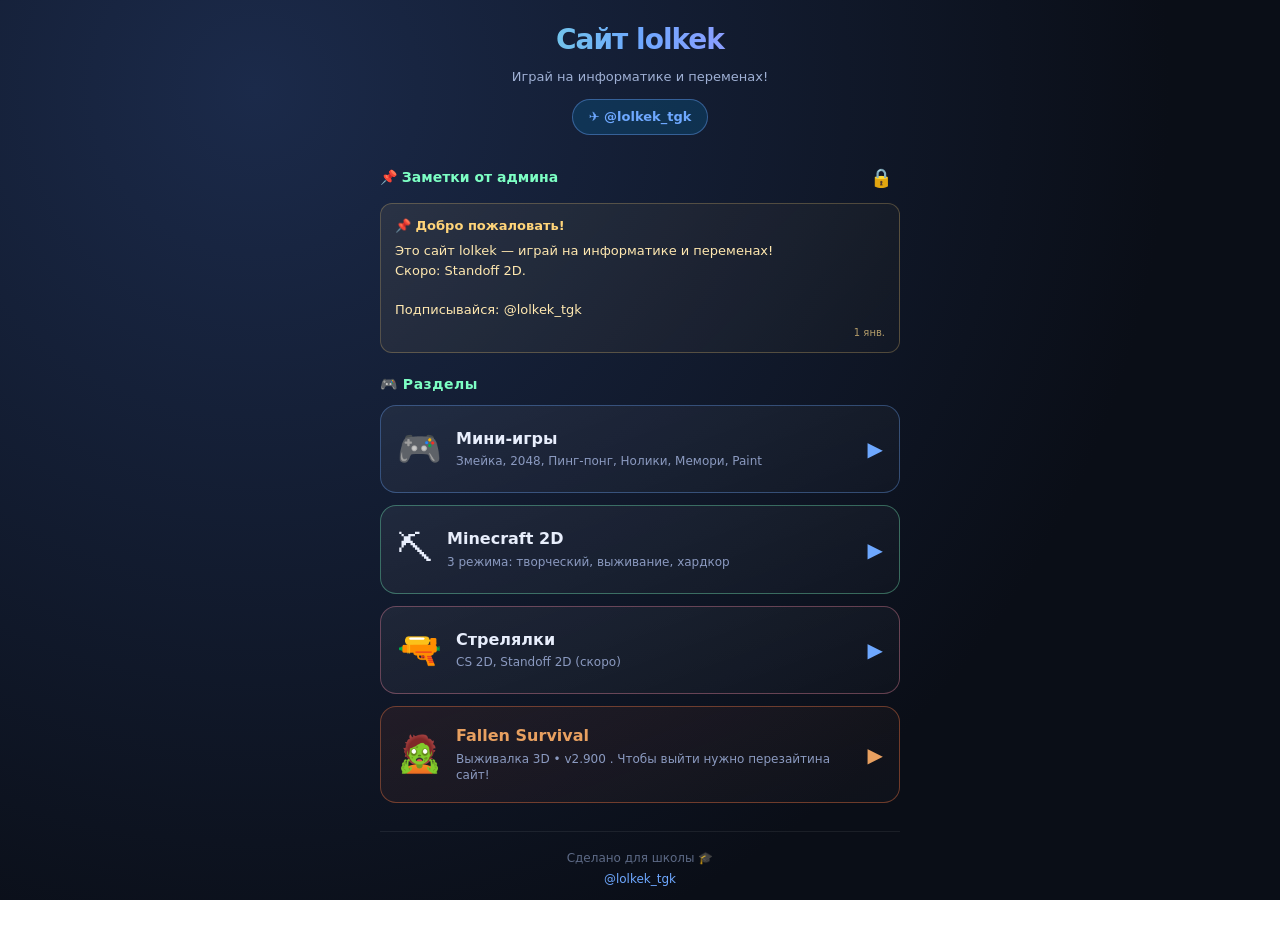
<file: index.html>
<!DOCTYPE html>
<html lang="ru">
<head>
<meta charset="UTF-8">
<meta name="viewport" content="width=device-width,initial-scale=1">
<meta name="theme-color" content="#0a0e17">
<title>Сайт lolkek</title>
<link rel="stylesheet" href="notes.css">
<style>
*{box-sizing:border-box;margin:0;padding:0}
body{font-family:-apple-system,system-ui,'Segoe UI',Roboto,sans-serif;background:radial-gradient(circle at 20% 10%,#1b2a4a,#0a0e17 70%);background-attachment:fixed;color:#e8eefc;padding:14px 12px 40px;min-height:100vh;font-size:14px;line-height:1.4;overflow-x:hidden}
#a{max-width:520px;margin:0 auto}
.hero{text-align:center;padding:6px 0 16px}
.hero h1{font-size:28px;font-weight:900;letter-spacing:-1px;background:linear-gradient(90deg,#7dffc4,#6ea8ff,#c78bff);background-clip:text;-webkit-background-clip:text;-webkit-text-fill-color:transparent;color:#7dffc4}
.hero .sub{color:#9fb0d4;font-size:13px;line-height:1.5;margin-top:8px}
.hero .tg{display:inline-block;margin-top:12px;padding:8px 16px;border-radius:18px;background:rgba(0,136,204,.2);border:1px solid rgba(110,168,255,.4);color:#6ea8ff;font-weight:700;font-size:13px;text-decoration:none;transition:.2s}
.hero .tg:hover{background:rgba(0,136,204,.35)}
.section-title{font-size:14px;font-weight:800;color:#7dffc4;margin:22px 0 10px;letter-spacing:.5px}
.menu{display:grid;grid-template-columns:1fr;gap:12px}
.card{display:flex;align-items:center;gap:14px;padding:18px 16px;border:1px solid rgba(255,255,255,.1);border-radius:16px;background:linear-gradient(160deg,rgba(255,255,255,.06),rgba(255,255,255,.02));color:#e8eefc;font-family:inherit;text-decoration:none;transition:.15s;cursor:pointer}
.card:hover{transform:translateY(-2px);border-color:#6ea8ff;box-shadow:0 10px 24px rgba(80,140,255,.2)}
.card:active{transform:scale(.97)}
.card .ico{font-size:36px;flex-shrink:0}
.card .txt{flex:1;text-align:left}
.card .name{font-size:16px;font-weight:800;display:block}
.card .desc{font-size:12px;color:#8b9ac0;display:block;margin-top:3px}
.card .arrow{color:#6ea8ff;font-size:20px;flex-shrink:0}
.card.games{border-color:rgba(110,168,255,.35)}
.card.mc{border-color:rgba(125,255,196,.35)}
.card.shoot{border-color:rgba(255,143,168,.35)}
.card.fallen{border-color:rgba(200,100,60,.5);background:linear-gradient(160deg,rgba(200,80,40,.1),rgba(255,255,255,.02))}
.card.fallen .name{color:#e8a060}
.card.fallen .arrow{color:#e8a060}
.footer{text-align:center;margin-top:28px;padding-top:16px;border-top:1px solid rgba(255,255,255,.07);color:#5d6a86;font-size:12px;line-height:1.7}
.footer a{color:#6ea8ff;text-decoration:none}
</style>
</head>
<body>
<div id="a">

<header class="hero">
  <h1>Сайт lolkek</h1>
  <p class="sub">Играй на информатике и переменах!</p>
  <a class="tg" href="https://t.me/lolkek_tgk" target="_blank" rel="noopener">✈️ @lolkek_tgk</a>
</header>

<div class="notes-section">
  <div class="notes-header">
    <h2>📌 Заметки от админа</h2>
    <button class="notes-lock" id="notesLock">🔒</button>
  </div>
  <div id="notesList"></div>
</div>

<div class="section-title">🎮 Разделы</div>
<div class="menu">
  <a class="card games" href="games.html">
    <span class="ico">🎮</span>
    <span class="txt"><span class="name">Мини-игры</span><span class="desc">Змейка, 2048, Пинг-понг, Нолики, Мемори, Paint</span></span>
    <span class="arrow">▶</span>
  </a>
  <a class="card mc" href="minecraft.html">
    <span class="ico">⛏</span>
    <span class="txt"><span class="name">Minecraft 2D</span><span class="desc">3 режима: творческий, выживание, хардкор</span></span>
    <span class="arrow">▶</span>
  </a>
  <a class="card shoot" href="shooters.html">
    <span class="ico">🔫</span>
    <span class="txt"><span class="name">Стрелялки</span><span class="desc">CS 2D, Standoff 2D (скоро)</span></span>
    <span class="arrow">▶</span>
  </a>
  <a class="card fallen" href="fallen.html">
    <span class="ico">🧟</span>
    <span class="txt"><span class="name">Fallen Survival</span><span class="desc">Выживалка 3D • v2.900 . Чтобы выйти нужно перезайтина сайт!</span></span>
    <span class="arrow">▶</span>
  </a>
</div>

<div class="footer">
  Сделано для школы 🎓<br>
  <a href="https://t.me/lolkek_tgk">@lolkek_tgk</a>
</div>

</div>

<div class="notes-modal" id="notesModal">
  <div class="notes-modal-box">
    <h3>🔐 Заметки админа</h3>
    <div id="notesPwdArea">
      <input type="password" id="notesPwd" placeholder="Пароль" autocomplete="off">
      <button class="notes-btn" id="notesLoginBtn" style="width:100%">Войти</button>
    </div>
    <div id="notesAdminArea" style="display:none">
      <label class="notes-label">Заголовок</label>
      <input type="text" id="noteTitleInput" placeholder="Например: Новость">
      <label class="notes-label">Текст заметки</label>
      <textarea id="noteTextInput" placeholder="Текст..."></textarea>
      <div class="notes-modal-btns"><button class="notes-btn" id="notesAddBtn" style="width:100%">➕ Добавить</button></div>
    </div>
    <div class="notes-msg" id="notesMsg"></div>
    <div class="notes-modal-btns"><button class="notes-btn" id="notesCloseBtn" style="width:100%">Закрыть</button></div>
  </div>
</div>

<script src="notes.js"></script>
</body>
</html>
</file>
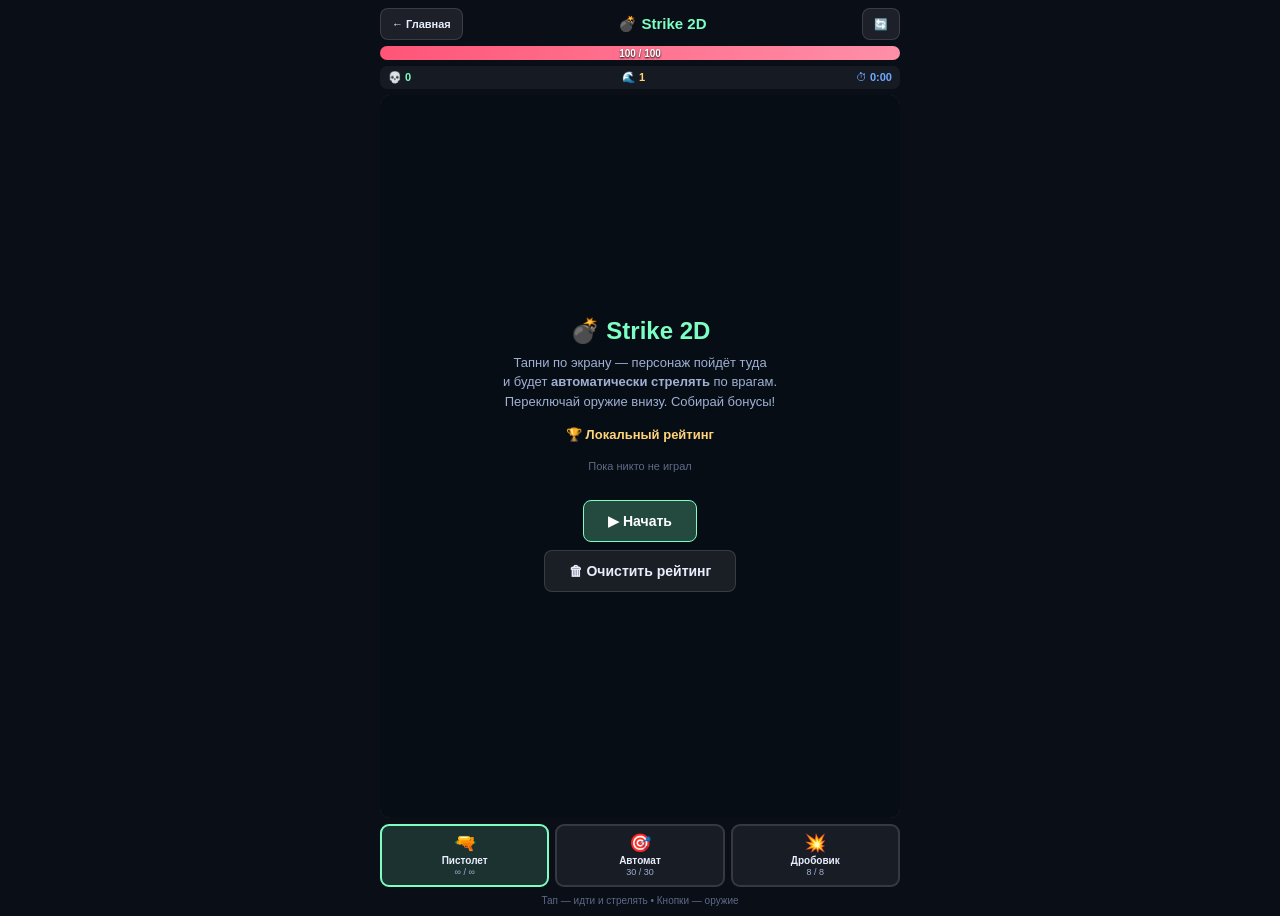
<file: cs2d.html>
<!DOCTYPE html>
<html lang="ru">
<head>
<meta charset="UTF-8">
<meta name="viewport" content="width=device-width,initial-scale=1,maximum-scale=1,user-scalable=no">
<meta name="apple-mobile-web-app-capable" content="yes">
<meta name="theme-color" content="#0a0e17">
<title>Strike 2D — Сайт lolkek</title>
<style>
*{box-sizing:border-box;margin:0;padding:0;-webkit-tap-highlight-color:transparent}
body{font-family:-apple-system,Helvetica,Arial,sans-serif;background:#0a0e17;color:#e8eefc;padding:8px;min-height:100vh;-webkit-user-select:none;user-select:none;overflow:hidden;font-size:14px}
#a{max-width:520px;margin:0 auto;display:flex;flex-direction:column;gap:6px;height:100vh}
.topbar{display:flex;justify-content:space-between;align-items:center;gap:8px;flex-shrink:0}
.topbar h1{font-size:15px;font-weight:800;color:#7dffc4}
.btn{background:rgba(255,255,255,.08);border:1px solid rgba(255,255,255,.13);color:#e8eefc;padding:7px 11px;border-radius:8px;font-family:inherit;font-size:11px;font-weight:600;min-height:32px;cursor:pointer;-webkit-appearance:none;appearance:none;text-decoration:none;display:inline-flex;align-items:center;justify-content:center}
.btn:active{background:rgba(255,255,255,.22)}

/* HP BAR СВЕРХУ */
.hp-bar{height:14px;background:rgba(255,255,255,.08);border-radius:7px;overflow:hidden;flex-shrink:0;position:relative}
.hp-fill{height:100%;background:linear-gradient(90deg,#ff5577,#ff8fa8);transition:width .2s;width:100%}
.hp-text{position:absolute;top:0;left:0;right:0;bottom:0;display:flex;align-items:center;justify-content:center;font-size:10px;font-weight:800;color:#fff;text-shadow:0 1px 2px #000}
.hud{display:flex;gap:6px;font-size:11px;padding:5px 8px;background:rgba(255,255,255,.05);border-radius:7px;flex-shrink:0;justify-content:space-between}
.hud span{white-space:nowrap}
.hud .kills{color:#7dffc4}
.hud .wave{color:#ffd479}
.hud .timer{color:#6ea8ff}
.hud .ammo{color:#fff;font-weight:700}

.game{position:relative;flex:1;min-height:0}
canvas{display:block;width:100%;height:100%;border-radius:10px;touch-action:none;background:#2d4a2d}

/* ОРУЖИЕ */
.weapons{display:flex;gap:6px;justify-content:center;flex-shrink:0}
.wpn{flex:1;background:rgba(255,255,255,.06);border:2px solid rgba(255,255,255,.13);border-radius:9px;padding:8px 4px;text-align:center;cursor:pointer;-webkit-appearance:none;appearance:none;color:#e8eefc;font-family:inherit}
.wpn.active{border-color:#7dffc4;background:rgba(125,255,196,.15)}
.wpn .em{font-size:18px;display:block;line-height:1}
.wpn .nm{font-size:10px;font-weight:700;display:block;margin-top:3px}
.wpn .am{font-size:9px;color:#9fb0d4;display:block;margin-top:1px}

/* ЭКРАНЫ */
.screen{position:absolute;top:0;left:0;right:0;bottom:0;background:rgba(6,10,20,.95);z-index:100;display:none;flex-direction:column;align-items:center;justify-content:center;padding:20px;text-align:center;border-radius:10px;overflow-y:auto}
.screen.on{display:flex}
.screen h2{font-size:24px;color:#7dffc4;margin-bottom:8px;font-weight:900}
.screen p{color:#9fb0d4;font-size:13px;margin-bottom:16px;line-height:1.5}
.screen .btn{font-size:14px;padding:12px 24px;margin:4px;min-height:auto}
.screen .btn.primary{background:rgba(125,255,196,.25);border-color:#7dffc4;color:#fff}

/* РЕЙТИНГ */
.rating{width:100%;max-width:340px;margin-bottom:14px}
.rating h3{font-size:13px;color:#ffd479;margin-bottom:8px;text-align:center}
.rating-row{display:flex;justify-content:space-between;padding:6px 10px;background:rgba(255,255,255,.04);border-radius:7px;margin-bottom:4px;font-size:12px}
.rating-row .rank{color:#ffd479;font-weight:800;min-width:26px}
.rating-row .name{flex:1;text-align:left;margin-left:8px;color:#e8eefc}
.rating-row .score{color:#7dffc4;font-weight:700}
.rating-empty{color:#5d6a86;font-size:11px;text-align:center;padding:10px}

/* Полоска подсказки */
.tip{text-align:center;font-size:10px;color:#5d6a86;flex-shrink:0;padding:2px}
</style>
</head>
<body>
<div id="a">

<div class="topbar">
  <a class="btn" href="index.html">← Главная</a>
  <h1>💣 Strike 2D</h1>
  <button class="btn" onclick="restartGame()">🔄</button>
</div>

<div class="hp-bar">
  <div class="hp-fill" id="hpFill"></div>
  <div class="hp-text" id="hpText">100 / 100</div>
</div>

<div class="hud">
  <span class="kills">💀 <b id="killsText">0</b></span>
  <span class="wave">🌊 <b id="waveText">1</b></span>
  <span class="timer">⏱ <b id="timerText">0:00</b></span>
</div>

<div class="game">
  <canvas id="cv"></canvas>

  <div class="screen on" id="startScreen">
    <h2>💣 Strike 2D</h2>
    <p>Тапни по экрану — персонаж пойдёт туда<br>и будет <b>автоматически стрелять</b> по врагам.<br>Переключай оружие внизу. Собирай бонусы!</p>
    <div class="rating">
      <h3>🏆 Локальный рейтинг</h3>
      <div id="ratingList"></div>
    </div>
    <button class="btn primary" onclick="startGame()">▶ Начать</button>
    <button class="btn" onclick="clearRating()">🗑 Очистить рейтинг</button>
  </div>

  <div class="screen" id="deadScreen">
    <h2>💀 Ты погиб</h2>
    <p id="deadMsg">Убито врагов: 0</p>
    <div class="rating">
      <h3>🏆 Локальный рейтинг</h3>
      <div id="ratingList2"></div>
    </div>
    <button class="btn primary" onclick="restartGame()">🔄 Заново</button>
    <button class="btn" onclick="location.href='index.html'">🏠 На главную</button>
  </div>
</div>

<div class="weapons" id="weapons">
  <button class="wpn active" data-wpn="pistol">
    <span class="em">🔫</span>
    <span class="nm">Пистолет</span>
    <span class="am" id="amPistol">∞ / ∞</span>
  </button>
  <button class="wpn" data-wpn="rifle">
    <span class="em">🎯</span>
    <span class="nm">Автомат</span>
    <span class="am" id="amRifle">30 / 30</span>
  </button>
  <button class="wpn" data-wpn="shotgun">
    <span class="em">💥</span>
    <span class="nm">Дробовик</span>
    <span class="am" id="amShotgun">8 / 8</span>
  </button>
</div>

<div class="tip">Тап — идти и стрелять • Кнопки — оружие</div>

</div>

<script>
/* =========================================================
   ЗВУКИ (Web Audio API — без файлов)
   ========================================================= */
var audioCtx=null;
function initAudio(){
  if(audioCtx)return;
  try{
    var AC=window.AudioContext||window.webkitAudioContext;
    audioCtx=new AC();
  }catch(e){}
}
function beep(freq,dur,type,vol){
  if(!audioCtx)return;
  try{
    var o=audioCtx.createOscillator();
    var g=audioCtx.createGain();
    o.type=type||'square';
    o.frequency.value=freq;
    g.gain.value=vol||0.05;
    g.gain.exponentialRampToValueAtTime(0.0001,audioCtx.currentTime+dur);
    o.connect(g);g.connect(audioCtx.destination);
    o.start();o.stop(audioCtx.currentTime+dur);
  }catch(e){}
}
function sfxShoot(){beep(280,0.06,'square',0.04);}
function sfxHit(){beep(150,0.08,'sawtooth',0.05);}
function sfxKill(){beep(500,0.15,'triangle',0.06);}
function sfxHurt(){beep(100,0.15,'sawtooth',0.08);}
function sfxPickup(){beep(700,0.1,'sine',0.06);}
function sfxWave(){beep(400,0.15,'sine',0.06);setTimeout(function(){beep(600,0.15,'sine',0.06);},150);}

/* =========================================================
   КАНВАС
   ========================================================= */
var cv=document.getElementById('cv'),ctx=cv.getContext('2d');
var W=0,H=0;
function resize(){
  var r=cv.getBoundingClientRect();
  var dpr=Math.min(window.devicePixelRatio||1,2);
  cv.width=r.width*dpr;cv.height=r.height*dpr;
  ctx.setTransform(dpr,0,0,dpr,0,0);
  W=r.width;H=r.height;
}
window.addEventListener('resize',resize);

/* =========================================================
   СОСТОЯНИЕ
   ========================================================= */
var player,targetX,targetY,enemies,bullets,particles,pickups,walls;
var kills,wave,running,gameOver,shootCooldown,spawnTimer,waveTimer;
var currentWeapon,weapons,gameStartTime,elapsedTime;
var treeSprites,currentTarget;

var WEAPONS={
  pistol:{name:'Пистолет',damage:1,rate:14,spread:0.06,bulletSpeed:9,ammo:Infinity,maxAmmo:Infinity,reload:0,sfx:'pistol'},
  rifle:{name:'Автомат',damage:1,rate:6,spread:0.13,bulletSpeed:11,ammo:30,maxAmmo:30,reload:60,sfx:'rifle'},
  shotgun:{name:'Дробовик',damage:3,rate:30,spread:0.35,bulletSpeed:8,ammo:8,maxAmmo:8,reload:80,sfx:'shotgun',pellets:5}
};

function resetGame(){
  player={x:W/2,y:H/2,r:13,hp:100,maxHp:100,speed:2.8};
  targetX=player.x;targetY=player.y;
  enemies=[];bullets=[];particles=[];pickups=[];walls=[];
  kills=0;wave=1;gameOver=false;shootCooldown=0;spawnTimer=0;waveTimer=0;
  gameStartTime=Date.now();elapsedTime=0;
  currentWeapon='pistol';
  weapons={
    pistol:{ammo:Infinity,maxAmmo:Infinity},
    rifle:{ammo:30,maxAmmo:30},
    shotgun:{ammo:8,maxAmmo:8}
  };
  // Деревья (для карты)
  treeSprites=[];
  for(var i=0;i<8;i++){
    treeSprites.push({
      x:40+Math.random()*(W-80),
      y:40+Math.random()*(H-80),
      s:1+Math.random()*0.5
    });
  }
  // Стены (укрытия)
  for(var i=0;i<5;i++){
    var wx=60+Math.random()*(W-180);
    var wy=60+Math.random()*(H-140);
    walls.push({x:wx,y:wy,w:60+Math.random()*50,h:40+Math.random()*40});
  }
  updateHud();
  updateWeaponsUI();
}
function updateHud(){
  document.getElementById('hpFill').style.width=(player.hp/player.maxHp*100)+'%';
  document.getElementById('hpText').textContent=Math.ceil(player.hp)+' / '+player.maxHp;
  document.getElementById('killsText').textContent=kills;
  document.getElementById('waveText').textContent=wave;
}
function updateWeaponsUI(){
  var w=weapons[currentWeapon];
  var el=document.querySelectorAll('.wpn');
  for(var i=0;i<el.length;i++){
    el[i].classList.toggle('active',el[i].dataset.wpn===currentWeapon);
  }
  document.getElementById('amPistol').textContent='∞ / ∞';
  document.getElementById('amRifle').textContent=weapons.rifle.ammo+' / '+weapons.rifle.maxAmmo;
  document.getElementById('amShotgun').textContent=weapons.shotgun.ammo+' / '+weapons.shotgun.maxAmmo;
}
function switchWeapon(name){
  if(!WEAPONS[name])return;
  currentWeapon=name;
  updateWeaponsUI();
}
document.querySelectorAll('.wpn').forEach(function(b){
  b.addEventListener('click',function(){switchWeapon(b.dataset.wpn);});
});

/* =========================================================
   ТАП УПРАВЛЕНИЕ
   ========================================================= */
cv.addEventListener('touchstart',function(e){
  e.preventDefault();
  if(!running||gameOver)return;
  initAudio();
  var t=e.changedTouches[0];
  var r=cv.getBoundingClientRect();
  targetX=t.clientX-r.left;
  targetY=t.clientY-r.top;
},{passive:false});
cv.addEventListener('mousedown',function(e){
  if(!running||gameOver)return;
  initAudio();
  var r=cv.getBoundingClientRect();
  targetX=e.clientX-r.left;
  targetY=e.clientY-r.top;
});

/* =========================================================
   СТРЕЛЬБА
   ========================================================= */
function distToWall(x1,y1,x2,y2,wx,wy,ww,wh){
  // Проверка, проходит ли луч через стену — упрощённо
  return false;
}
function shootAt(tx,ty){
  var w=WEAPONS[currentWeapon];
  if(weapons[currentWeapon].ammo<=0){
    // Перезарядка
    return;
  }
  if(shootCooldown>0)return;
  shootCooldown=w.rate;
  var pellets=w.pellets||1;
  var baseAngle=Math.atan2(ty-player.y,tx-player.x);
  for(var p=0;p<pellets;p++){
    var spread=(Math.random()-0.5)*w.spread*(pellets>1?2:1);
    var a=baseAngle+spread;
    bullets.push({
      x:player.x+Math.cos(a)*16,
      y:player.y+Math.sin(a)*16,
      vx:Math.cos(a)*w.bulletSpeed,
      vy:Math.sin(a)*w.bulletSpeed,
      life:70,
      damage:w.damage
    });
  }
  if(weapons[currentWeapon].ammo!==Infinity){
    weapons[currentWeapon].ammo--;
    if(weapons[currentWeapon].ammo<=0){
      setTimeout(function(){
        weapons[currentWeapon].ammo=weapons[currentWeapon].maxAmmo;
        updateWeaponsUI();
      },w.reload*16);
    }
    updateWeaponsUI();
  }
  sfxShoot();
}

/* =========================================================
   ВРАГИ
   ========================================================= */
function spawnEnemy(){
  var side=Math.floor(Math.random()*4);
  var x,y;
  if(side===0){x=Math.random()*W;y=-20;}
  else if(side===1){x=W+20;y=Math.random()*H;}
  else if(side===2){x=Math.random()*W;y=H+20;}
  else{x=-20;y=Math.random()*H;}
  var hp=1+Math.floor(wave/3);
  var isFast=Math.random()<0.2+wave*0.02;
  enemies.push({
    x:x,y:y,r:12,
    hp:hp,maxHp:hp,
    speed:(isFast?1.4:0.8)+wave*0.05,
    hitFlash:0,
    color:isFast?'#ff9500':'#c62828'
  });
}

/* =========================================================
   БОНУСЫ
   ========================================================= */
function spawnPickup(){
  var x=40+Math.random()*(W-80);
  var y=40+Math.random()*(H-80);
  var type=Math.random()<0.5?'health':'ammo';
  pickups.push({
    x:x,y:y,r:14,type:type,
    life:600,
    bob:0
  });
}

/* =========================================================
   ОБНОВЛЕНИЕ
   ========================================================= */
function update(){
  if(gameOver)return;
  if(shootCooldown>0)shootCooldown--;
  elapsedTime=Math.floor((Date.now()-gameStartTime)/1000);

  // Движение игрока к цели
  var dx=targetX-player.x,dy=targetY-player.y;
  var dist=Math.sqrt(dx*dx+dy*dy);
  if(dist>3){
    player.x+=dx/dist*player.speed;
    player.y+=dy/dist*player.speed;
  }
  player.x=Math.max(player.r,Math.min(W-player.r,player.x));
  player.y=Math.max(player.r,Math.min(H-player.r,player.y));

  // Авто-стрельба по ближайшему врагу
  if(enemies.length>0&&shootCooldown<=0){
    var nearest=null,nearestD=999999;
    for(var i=0;i<enemies.length;i++){
      var e=enemies[i];
      var d2=(e.x-player.x)*(e.x-player.x)+(e.y-player.y)*(e.y-player.y);
      if(d2<nearestD){nearestD=d2;nearest=e;}
    }
    if(nearest&&nearestD<250000){ // радиус ~500
      shootAt(nearest.x,nearest.y);
    }
  }

  // Пули
  for(var i=bullets.length-1;i>=0;i--){
    var b=bullets[i];
    b.x+=b.vx;b.y+=b.vy;b.life--;
    if(b.life<=0||b.x<-20||b.x>W+20||b.y<-20||b.y>H+20){
      bullets.splice(i,1);continue;
    }
    // Проверка стен
    var hitWall=false;
    for(var w=0;w<walls.length;w++){
      var wall=walls[w];
      if(b.x>wall.x&&b.x<wall.x+wall.w&&b.y>wall.y&&b.y<wall.y+wall.h){
        hitWall=true;break;
      }
    }
    if(hitWall){
      for(var k=0;k<3;k++){
        particles.push({x:b.x,y:b.y,vx:(Math.random()-0.5)*3,vy:(Math.random()-0.5)*3,life:10,color:'#aaa'});
      }
      bullets.splice(i,1);continue;
    }
    // Проверка врагов
    for(var j=enemies.length-1;j>=0;j--){
      var e=enemies[j];
      var ddx=e.x-b.x,ddy=e.y-b.y;
      if(ddx*ddx+ddy*ddy<(e.r+3)*(e.r+3)){
        e.hp-=b.damage;e.hitFlash=6;
        sfxHit();
        if(e.hp<=0){
          kills++;updateHud();
          sfxKill();
          for(var k2=0;k2<8;k2++){
            particles.push({
              x:e.x,y:e.y,
              vx:(Math.random()-0.5)*5,vy:(Math.random()-0.5)*5,
              life:20,color:'#ff5577'
            });
          }
          enemies.splice(j,1);
        }
        bullets.splice(i,1);
        break;
      }
    }
  }

  // Враги
  for(var i=0;i<enemies.length;i++){
    var e=enemies[i];
    if(e.hitFlash>0)e.hitFlash--;
    var dx2=player.x-e.x,dy2=player.y-e.y;
    var d=Math.sqrt(dx2*dx2+dy2*dy2)||1;
    var nx=e.x+dx2/d*e.speed;
    var ny=e.y+dy2/d*e.speed;
    // Стены
    var blocked=false;
    for(var w2=0;w2<walls.length;w2++){
      var wall2=walls[w2];
      if(nx>wall2.x-e.r&&nx<wall2.x+wall2.w+e.r&&ny>wall2.y-e.r&&ny<wall2.y+wall2.h+e.r){
        blocked=true;break;
      }
    }
    if(!blocked){e.x=nx;e.y=ny;}
    if(d<e.r+player.r){
      player.hp-=0.4;
      sfxHurt();
      if(player.hp<=0){player.hp=0;updateHud();die();return;}
      updateHud();
      e.x-=dx2/d*6;e.y-=dy2/d*6;
    }
  }

  // Бонусы
  for(var i=pickups.length-1;i>=0;i--){
    var p=pickups[i];
    p.life--;p.bob+=0.1;
    if(p.life<=0){pickups.splice(i,1);continue;}
    var pd=Math.sqrt((p.x-player.x)*(p.x-player.x)+(p.y-player.y)*(p.y-player.y));
    if(pd<p.r+player.r){
      if(p.type==='health'){
        player.hp=Math.min(player.maxHp,player.hp+25);
      } else {
        if(weapons.rifle.ammo!==Infinity)weapons.rifle.ammo=weapons.rifle.maxAmmo;
        if(weapons.shotgun.ammo!==Infinity)weapons.shotgun.ammo=weapons.shotgun.maxAmmo;
        updateWeaponsUI();
      }
      sfxPickup();
      for(var k3=0;k3<6;k3++){
        particles.push({
          x:p.x,y:p.y,
          vx:(Math.random()-0.5)*4,vy:(Math.random()-0.5)*4,
          life:15,color:p.type==='health'?'#ff5577':'#ffcc44'
        });
      }
      pickups.splice(i,1);
    }
  }

  // Частицы
  for(var i=particles.length-1;i>=0;i--){
    var p2=particles[i];
    p2.x+=p2.vx;p2.y+=p2.vy;p2.vx*=0.94;p2.vy*=0.94;p2.life--;
    if(p2.life<=0)particles.splice(i,1);
  }

  // Спавн
  spawnTimer++;
  var spawnRate=Math.max(35,110-wave*7);
  if(spawnTimer>=spawnRate){
    spawnTimer=0;
    spawnEnemy();
    if(wave>=3&&Math.random()<0.4)spawnEnemy();
  }
  // Спавн бонусов
  if(Math.random()<0.003&&pickups.length<3)spawnPickup();

  waveTimer++;
  if(waveTimer>=900){
    waveTimer=0;wave++;
    sfxWave();
    player.hp=Math.min(player.maxHp,player.hp+15);
    updateHud();
  }
  document.getElementById('timerText').textContent=Math.floor(elapsedTime/60)+':'+('0'+(elapsedTime%60)).slice(-2);
}

function die(){
  gameOver=true;running=false;
  document.getElementById('deadMsg').textContent='Убито: '+kills+' • Волна: '+wave+' • Время: '+Math.floor(elapsedTime/60)+':'+('0'+(elapsedTime%60)).slice(-2);
  saveScore(kills,wave,elapsedTime);
  renderRating('ratingList2');
  document.getElementById('deadScreen').classList.add('on');
}

/* =========================================================
   РИСОВАНИЕ
   ========================================================= */
function drawSprite(e,x,y,size,bodyColor,headColor,eyeColor){
  // Тело
  ctx.fillStyle=bodyColor;
  ctx.fillRect(x-size/2,y-size/2,size,size*0.6);
  // Голова
  ctx.fillStyle=headColor;
  ctx.beginPath();
  ctx.arc(x,y-size*0.35,size*0.28,0,Math.PI*2);
  ctx.fill();
  // Глаза
  ctx.fillStyle=eyeColor||'#000';
  ctx.fillRect(x-size*0.15,y-size*0.4,2,2);
  ctx.fillRect(x+size*0.08,y-size*0.4,2,2);
  // Ноги
  ctx.fillStyle='#333';
  ctx.fillRect(x-size/2,y+size*0.1,size*0.3,size*0.35);
  ctx.fillRect(x+size*0.2,y+size*0.1,size*0.3,size*0.35);
}

function draw(){
  // Трава — фон
  ctx.fillStyle='#2d4a2d';
  ctx.fillRect(0,0,W,H);

  // Текстура травы (точки)
  ctx.fillStyle='rgba(60,90,60,.4)';
  for(var x=0;x<W;x+=24){
    for(var y=0;y<H;y+=24){
      var seed=(x*13+y*7)%17;
      if(seed<5){
        ctx.fillRect(x+seed,y+3,2,3);
      }
    }
  }

  // Деревья (под игроком)
  for(var i=0;i<treeSprites.length;i++){
    var t=treeSprites[i];
    ctx.globalAlpha=0.85;
    // Тень
    ctx.fillStyle='rgba(0,0,0,.2)';
    ctx.beginPath();ctx.ellipse(t.x,t.y+20,22*t.s,8*t.s,0,0,Math.PI*2);ctx.fill();
    // Ствол
    ctx.fillStyle='#5a3a1a';
    ctx.fillRect(t.x-4*t.s,t.y-10*t.s,8*t.s,30*t.s);
    // Крона
    ctx.fillStyle='#1f4d1f';
    ctx.beginPath();ctx.arc(t.x,t.y-20*t.s,20*t.s,0,Math.PI*2);ctx.fill();
    ctx.fillStyle='#2d6b2d';
    ctx.beginPath();ctx.arc(t.x-6*t.s,t.y-24*t.s,14*t.s,0,Math.PI*2);ctx.fill();
    ctx.globalAlpha=1;
  }

  // Стены
  for(var i=0;i<walls.length;i++){
    var w=walls[i];
    ctx.fillStyle='#6b6b6b';
    ctx.fillRect(w.x,w.y,w.w,w.h);
    ctx.fillStyle='#8a8a8a';
    ctx.fillRect(w.x,w.y,w.w,6);
    ctx.fillStyle='#4a4a4a';
    ctx.fillRect(w.x,w.y+w.h-6,w.w,6);
    // Кирпичи
    ctx.strokeStyle='rgba(0,0,0,.3)';ctx.lineWidth=1;
    for(var yy=w.y+12;yy<w.y+w.h;yy+=12){
      ctx.beginPath();ctx.moveTo(w.x,yy);ctx.lineTo(w.x+w.w,yy);ctx.stroke();
    }
  }

  // Частицы
  for(var i=0;i<particles.length;i++){
    var p=particles[i];
    ctx.globalAlpha=p.life/20;
    ctx.fillStyle=p.color;
    ctx.fillRect(p.x-2,p.y-2,4,4);
  }
  ctx.globalAlpha=1;

  // Бонусы
  for(var i=0;i<pickups.length;i++){
    var p=pickups[i];
    var bobY=Math.sin(p.bob)*3;
    // тень
    ctx.fillStyle='rgba(0,0,0,.3)';
    ctx.beginPath();ctx.ellipse(p.x,p.y+14,12,5,0,0,Math.PI*2);ctx.fill();
    // сам бонус
    if(p.type==='health'){
      ctx.fillStyle='#ff5577';
      ctx.fillRect(p.x-10,p.y-10+bobY,20,20);
      ctx.fillStyle='#fff';
      ctx.fillRect(p.x-2,p.y-7+bobY,4,14);
      ctx.fillRect(p.x-7,p.y-2+bobY,14,4);
    } else {
      ctx.fillStyle='#ffcc44';
      ctx.fillRect(p.x-10,p.y-10+bobY,20,20);
      ctx.fillStyle='#8a6b1a';
      ctx.fillRect(p.x-4,p.y-6+bobY,8,12);
    }
  }

  // Враги — спрайты человечков
  for(var i=0;i<enemies.length;i++){
    var e=enemies[i];
    // тень
    ctx.fillStyle='rgba(0,0,0,.3)';
    ctx.beginPath();ctx.ellipse(e.x,e.y+10,11,4,0,0,Math.PI*2);ctx.fill();
    if(e.hitFlash>0){
      ctx.fillStyle='#fff';
      ctx.beginPath();ctx.arc(e.x,e.y,e.r,0,Math.PI*2);ctx.fill();
    } else {
      drawSprite(e,e.x,e.y,e.r*1.8,e.color,'#ffcdb0','#fff');
    }
    // HP bar
    if(e.hp<e.maxHp){
      ctx.fillStyle='rgba(0,0,0,.5)';ctx.fillRect(e.x-14,e.y-e.r-10,28,4);
      ctx.fillStyle='#7dffc4';ctx.fillRect(e.x-14,e.y-e.r-10,28*(e.hp/e.maxHp),4);
    }
  }

  // Пули
  ctx.fillStyle='#ffcc44';
  for(var i=0;i<bullets.length;i++){
    var b=bullets[i];
    ctx.beginPath();ctx.arc(b.x,b.y,2.5,0,Math.PI*2);ctx.fill();
    ctx.globalAlpha=0.4;
    ctx.beginPath();ctx.arc(b.x-b.vx*0.8,b.y-b.vy*0.8,2,0,Math.PI*2);ctx.fill();
    ctx.globalAlpha=1;
  }

  // Игрок — спрайт
  ctx.fillStyle='rgba(0,0,0,.3)';
  ctx.beginPath();ctx.ellipse(player.x,player.y+11,12,4.5,0,0,Math.PI*2);ctx.fill();
  drawSprite(player,player.x,player.y,player.r*1.9,'#2c5a8c','#f4c69a','#000');
  // Пушка
  var angle=Math.atan2(targetY-player.y,targetX-player.x);
  if(!isNaN(angle)){
    ctx.save();
    ctx.translate(player.x,player.y);
    ctx.rotate(angle);
    ctx.fillStyle='#444';
    ctx.fillRect(6,-3,14,6);
    ctx.restore();
  }

  // Прицел (точка цели)
  if(running&&!gameOver){
    ctx.strokeStyle='rgba(125,255,196,.7)';
    ctx.lineWidth=2;
    ctx.beginPath();ctx.arc(targetX,targetY,10,0,Math.PI*2);ctx.stroke();
    ctx.beginPath();ctx.arc(targetX,targetY,3,0,Math.PI*2);ctx.stroke();
  }
}

function loop(){
  if(!running){draw();return;}
  update();
  draw();
  requestAnimationFrame(loop);
}

/* =========================================================
   РЕЙТИНГ (localStorage)
   ========================================================= */
var RATING_KEY='lolkek_strike_rating_v1';
function loadRating(){
  try{
    var s=localStorage.getItem(RATING_KEY);
    return s?JSON.parse(s):[];
  }catch(e){return[];}
}
function saveScore(k,w,t){
  var r=loadRating();
  var name='Игрок';
  try{
    var saved=localStorage.getItem('lolkek_player_name');
    if(saved)name=saved;
    else{
      name=prompt('Введи имя для рейтинга:','Игрок')||'Игрок';
      localStorage.setItem('lolkek_player_name',name);
    }
  }catch(e){}
  r.push({name:name,kills:k,wave:w,time:t,date:new Date().toISOString()});
  r.sort(function(a,b){return b.kills-a.kills;});
  r=r.slice(0,10);
  try{localStorage.setItem(RATING_KEY,JSON.stringify(r));}catch(e){}
}
function renderRating(elId){
  var el=document.getElementById(elId);
  if(!el)return;
  var r=loadRating();
  el.innerHTML='';
  if(!r.length){el.innerHTML='<div class="rating-empty">Пока никто не играл</div>';return;}
  r.forEach(function(row,i){
    var d=document.createElement('div');d.className='rating-row';
    d.innerHTML='<span class="rank">'+(i+1)+'.</span><span class="name">'+row.name+'</span><span class="score">'+row.kills+' 💀</span>';
    el.appendChild(d);
  });
}
function clearRating(){
  if(confirm('Очистить весь рейтинг?')){
    try{localStorage.removeItem(RATING_KEY);}catch(e){}
    renderRating('ratingList');
  }
}

/* =========================================================
   СТАРТ / РЕСТАРТ
   ========================================================= */
function startGame(){
  initAudio();
  document.getElementById('startScreen').classList.remove('on');
  document.getElementById('deadScreen').classList.remove('on');
  resize();
  resetGame();
  running=true;
  loop();
}
function restartGame(){
  initAudio();
  document.getElementById('deadScreen').classList.remove('on');
  document.getElementById('startScreen').classList.remove('on');
  resize();
  resetGame();
  running=true;
  loop();
}

/* =========================================================
   КЛАВИАТУРА (ПК)
   ========================================================= */
var keys={};
document.addEventListener('keydown',function(e){
  var k=e.key.toLowerCase();keys[k]=true;
  if(k==='1')switchWeapon('pistol');
  if(k==='2')switchWeapon('rifle');
  if(k==='3')switchWeapon('shotgun');
});
document.addEventListener('keyup',function(e){
  keys[e.key.toLowerCase()]=false;
});
setInterval(function(){
  if(!running||gameOver)return;
  var dx=0,dy=0;
  if(keys['w']||keys['arrowup'])dy-=1;
  if(keys['s']||keys['arrowdown'])dy+=1;
  if(keys['a']||keys['arrowleft'])dx-=1;
  if(keys['d']||keys['arrowright'])dx+=1;
  if(dx||dy){
    targetX=player.x+dx*100;
    targetY=player.y+dy*100;
  }
},60);

/* =========================================================
   СТАРТ
   ========================================================= */
resize();
resetGame();
renderRating('ratingList');
draw();
</script>
</body>
</html>
</file>
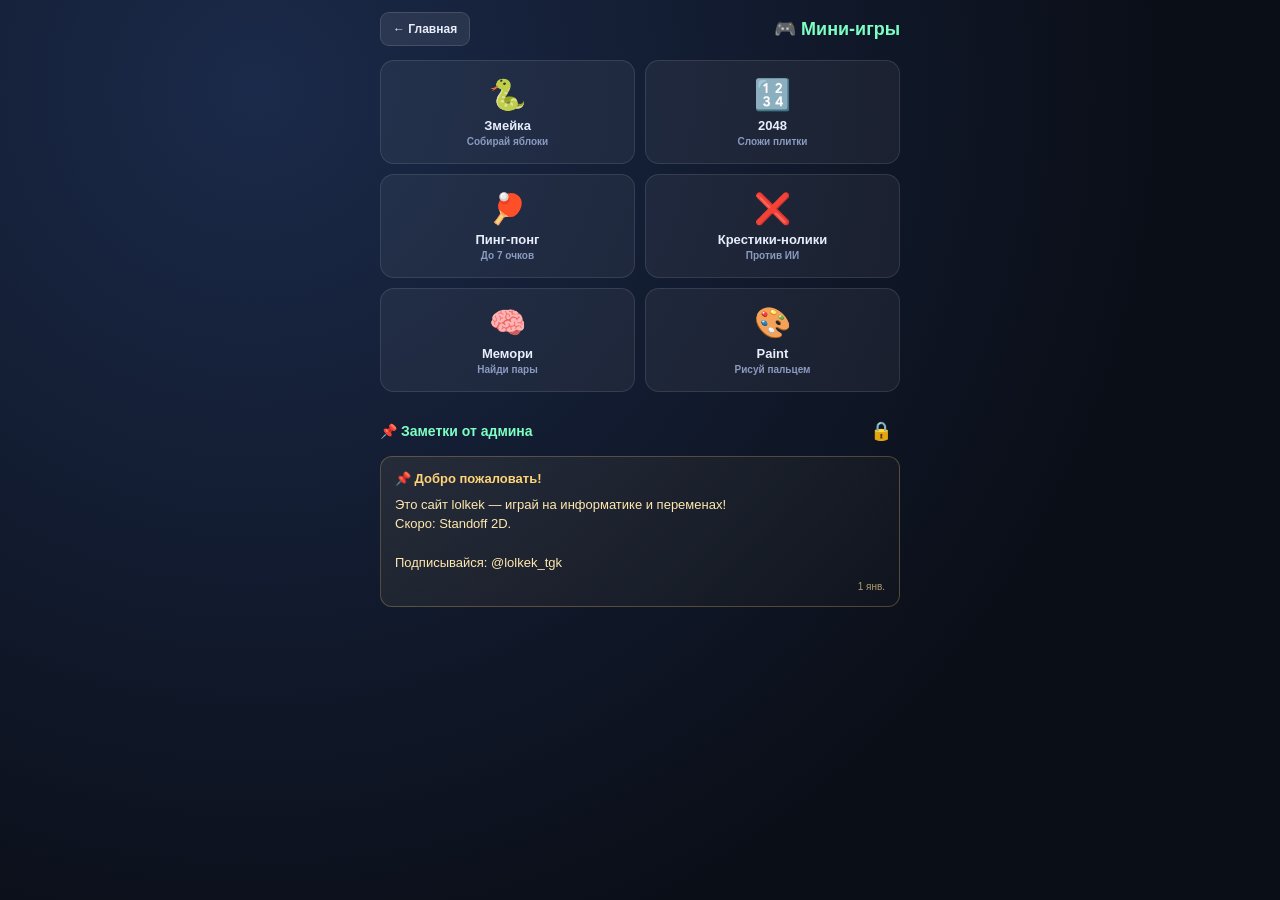
<file: games.html>
<!DOCTYPE html>
<html lang="ru">
<head>
<meta charset="UTF-8">
<meta name="viewport" content="width=device-width,initial-scale=1,maximum-scale=1,user-scalable=no">
<meta name="apple-mobile-web-app-capable" content="yes">
<meta name="theme-color" content="#0a0e17">
<title>Мини-игры — Сайт lolkek</title>
<link rel="stylesheet" href="notes.css">
<style>
*{box-sizing:border-box;margin:0;padding:0;-webkit-tap-highlight-color:transparent}
body{font-family:-apple-system,Helvetica,Arial,sans-serif;background:radial-gradient(circle at 20% 10%,#1b2a4a,#0a0e17 70%);background-attachment:fixed;color:#e8eefc;padding:12px 10px 30px;min-height:100vh;-webkit-user-select:none;user-select:none;overflow-x:hidden;font-size:14px}
#a{max-width:520px;margin:0 auto}
.topbar{display:flex;justify-content:space-between;align-items:center;margin-bottom:14px}
.topbar h1{font-size:18px;font-weight:800;color:#7dffc4}
.menu{display:grid;grid-template-columns:1fr 1fr;gap:10px}
.card{display:flex;flex-direction:column;align-items:center;padding:16px 8px;border:1px solid rgba(255,255,255,.1);border-radius:14px;background:rgba(255,255,255,.05);color:#e8eefc;font-family:inherit;font-size:13px;font-weight:700;cursor:pointer;-webkit-appearance:none;appearance:none}
.card:active{transform:scale(.96);background:rgba(255,255,255,.12)}
.card .ico{font-size:30px;margin-bottom:6px}
.card .desc{font-size:10px;color:#8b9ac0;margin-top:3px}
.game{display:none;flex-direction:column;align-items:center;gap:10px}
.game.on{display:flex}
.bar{width:100%;display:flex;justify-content:space-between;align-items:center;gap:6px}
.bar h2{font-size:14px}
.hud{font-size:12px;color:#9fb0d4}.hud b{color:#7dffc4}
.btn{background:rgba(255,255,255,.08);border:1px solid rgba(255,255,255,.13);color:#e8eefc;padding:8px 12px;border-radius:9px;font-family:inherit;font-size:12px;font-weight:600;min-height:34px;cursor:pointer;-webkit-appearance:none;appearance:none;text-decoration:none;display:inline-flex;align-items:center}
.btn:active{background:rgba(255,255,255,.22)}
canvas{border-radius:10px;touch-action:none;max-width:100%;display:block}
.dp{display:grid;grid-template-columns:repeat(3,54px);gap:6px}
.dp button{width:54px;height:54px;border-radius:12px;font-size:20px;background:rgba(255,255,255,.08);border:1px solid rgba(255,255,255,.13);color:#e8eefc;-webkit-appearance:none;appearance:none}
.dp button:active{background:rgba(255,255,255,.24)}
.sp{visibility:hidden}
.b2{display:grid;grid-template-columns:repeat(4,1fr);gap:5px;padding:5px;background:#161f36;border-radius:12px;width:min(300px,86vw);touch-action:none}
.t{display:flex;align-items:center;justify-content:center;border-radius:7px;font-weight:800;color:#fff;background:rgba(255,255,255,.045);font-size:15px;height:60px}
.ms{min-height:16px;font-size:12px;color:#ffd479;font-weight:600;text-align:center}
.tt{display:grid;grid-template-columns:repeat(3,1fr);gap:5px;width:min(260px,82vw)}
.cl{height:75px;display:flex;align-items:center;justify-content:center;background:rgba(255,255,255,.05);border:1px solid rgba(255,255,255,.1);border-radius:10px;font-size:38px;font-weight:800;cursor:pointer}
.cl:active{background:rgba(255,255,255,.14)}
.cl.x{color:#6ea8ff}.cl.o{color:#ff8fa8}
.mm{display:grid;grid-template-columns:repeat(4,1fr);gap:5px;width:min(300px,86vw)}
.mc{height:65px;display:flex;align-items:center;justify-content:center;font-size:26px;border-radius:9px;background:#2a3a63;border:1px solid rgba(255,255,255,.1);cursor:pointer}
.mc.fl,.mc.dn{background:#3d5a8f;border-color:#6ea8ff}
.mc.dn{opacity:.5}
#paintCanvas{background:#fff;border-radius:12px;touch-action:none;width:min(300px,86vw);height:min(340px,50vh);cursor:crosshair}
.palette{display:flex;flex-wrap:wrap;gap:6px;justify-content:center;width:min(300px,86vw)}
.swatch{width:30px;height:30px;border-radius:50%;border:2px solid rgba(255,255,255,.15);cursor:pointer;padding:0;-webkit-appearance:none;appearance:none}
.swatch.active{border-color:#fff;box-shadow:0 0 10px currentColor}
.sizes{display:flex;gap:6px;justify-content:center;align-items:center}
.size-btn{width:34px;height:34px;border-radius:50%;background:rgba(255,255,255,.08);border:2px solid rgba(255,255,255,.15);cursor:pointer;display:flex;align-items:center;justify-content:center;padding:0;-webkit-appearance:none;appearance:none}
.size-btn.active{border-color:#6ea8ff;background:rgba(110,168,255,.2)}
.size-dot{background:#e8eefc;border-radius:50%}
</style>
</head>
<body>
<div id="a">

<div class="topbar">
  <a class="btn" href="index.html">← Главная</a>
  <h1>🎮 Мини-игры</h1>
</div>

<div id="menu" class="menu">
  <button class="card" onclick="openGame('snake')"><span class="ico">🐍</span>Змейка<span class="desc">Собирай яблоки</span></button>
  <button class="card" onclick="openGame('g2048')"><span class="ico">🔢</span>2048<span class="desc">Сложи плитки</span></button>
  <button class="card" onclick="openGame('pong')"><span class="ico">🏓</span>Пинг-понг<span class="desc">До 7 очков</span></button>
  <button class="card" onclick="openGame('ttt')"><span class="ico">❌</span>Крестики-нолики<span class="desc">Против ИИ</span></button>
  <button class="card" onclick="openGame('memory')"><span class="ico">🧠</span>Мемори<span class="desc">Найди пары</span></button>
  <button class="card" onclick="openGame('paint')"><span class="ico">🎨</span>Paint<span class="desc">Рисуй пальцем</span></button>
</div>

<div id="snake" class="game">
  <div class="bar"><button class="btn" onclick="back()">← Меню</button><h2>🐍 Змейка</h2><div class="hud">Счёт: <b id="ss">0</b></div></div>
  <canvas id="sc"></canvas>
  <div class="dp"><span class="sp"></span><button onclick="sd(0,-1)">▲</button><span class="sp"></span><button onclick="sd(-1,0)">◀</button><button onclick="sd(0,1)">▼</button><button onclick="sd(1,0)">▶</button></div>
</div>

<div id="g2048" class="game">
  <div class="bar"><button class="btn" onclick="back()">← Меню</button><h2>🔢 2048</h2><div class="hud">Счёт: <b id="s2">0</b></div></div>
  <div id="b2" class="b2"></div>
  <div id="m2" class="ms"></div>
  <button class="btn" onclick="start2048()">🔄 Новая</button>
</div>

<div id="pong" class="game">
  <div class="bar"><button class="btn" onclick="back()">← Меню</button><h2>🏓 Пинг-понг</h2><div class="hud">Вы <b id="sp">0:0</b> ИИ</div></div>
  <canvas id="pc"></canvas>
</div>

<div id="ttt" class="game">
  <div class="bar"><button class="btn" onclick="back()">← Меню</button><h2>❌ Нолики</h2><div class="hud">Вы — X</div></div>
  <div id="tb" class="tt"></div>
  <div id="tm" class="ms"></div>
  <button class="btn" onclick="startTTT()">🔄 Заново</button>
</div>

<div id="memory" class="game">
  <div class="bar"><button class="btn" onclick="back()">← Меню</button><h2>🧠 Мемори</h2><div class="hud">Ходы: <b id="sm">0</b></div></div>
  <div id="mb" class="mm"></div>
  <div id="mm2" class="ms"></div>
  <button class="btn" onclick="startMem()">🔄 Заново</button>
</div>

<div id="paint" class="game">
  <div class="bar"><button class="btn" onclick="back()">← Меню</button><h2>🎨 Paint</h2><div class="hud">Рисуй!</div></div>
  <canvas id="paintCanvas"></canvas>
  <div class="palette" id="palette"></div>
  <div class="sizes" id="sizes"></div>
  <div style="display:flex;gap:6px">
    <button class="btn" onclick="clearPaint()">🧹 Очистить</button>
    <button class="btn" onclick="savePaint()">💾 Сохранить</button>
  </div>
</div>

<!-- ЗАМЕТКИ -->
<div class="notes-section" style="margin-top:24px">
  <div class="notes-header">
    <h2>📌 Заметки от админа</h2>
    <button class="notes-lock" id="notesLock">🔒</button>
  </div>
  <div id="notesList"></div>
</div>

</div>

<div class="notes-modal" id="notesModal">
  <div class="notes-modal-box">
    <h3>🔐 Заметки админа</h3>
    <div id="notesPwdArea">
      <input type="password" id="notesPwd" placeholder="Пароль" autocomplete="off">
      <button class="notes-btn" id="notesLoginBtn" style="width:100%">Войти</button>
    </div>
    <div id="notesAdminArea" style="display:none">
      <label class="notes-label">Заголовок</label>
      <input type="text" id="noteTitleInput" placeholder="Например: Новость">
      <label class="notes-label">Текст заметки</label>
      <textarea id="noteTextInput" placeholder="Текст..."></textarea>
      <div class="notes-modal-btns"><button class="notes-btn" id="notesAddBtn" style="width:100%">➕ Добавить</button></div>
    </div>
    <div class="notes-msg" id="notesMsg"></div>
    <div class="notes-modal-btns"><button class="notes-btn" id="notesCloseBtn" style="width:100%">Закрыть</button></div>
  </div>
</div>

<script src="notes.js"></script>
<script>
var cur=null;
function openGame(id){document.getElementById('menu').style.display='none';document.getElementById(id).classList.add('on');cur=id;if(id==='snake')resetSnake();if(id==='g2048')start2048();if(id==='pong')startPong();if(id==='ttt')startTTT();if(id==='memory')startMem();if(id==='paint')initPaint();}
function back(){if(cur==='snake'&&sTimer)clearInterval(sTimer);if(cur==='pong'&&pRun)pRun=false;document.getElementById(cur).classList.remove('on');document.getElementById('menu').style.display='grid';cur=null;}

/* ЗМЕЙКА */
var sc=document.getElementById('sc'),sx2=sc.getContext('2d');
var SN=13,SS=Math.min(window.innerWidth*.86,280),SC=Math.floor(SS/SN);
sc.width=SC*SN;sc.height=SC*SN;
var snk,sdir,sq,sfood,sscore,sTimer,sspeed,sover;
function rndF(){var p;do{p={x:(Math.random()*SN)|0,y:(Math.random()*SN)|0}}while(snk.some(function(s){return s.x==p.x&&s.y==p.y}));return p;}
function resetSnake(){snk=[{x:6,y:6},{x:5,y:6},{x:4,y:6}];sdir={x:1,y:0};sq=[];sscore=0;sspeed=200;sover=false;sfood=rndF();document.getElementById('ss').textContent=0;clearInterval(sTimer);sTimer=setInterval(sTick,sspeed);sDraw();}
function sTick(){if(sover)return;if(sq.length){var nd=sq.shift();if(nd.x!=-sdir.x||nd.y!=-sdir.y)sdir=nd;}var h={x:snk[0].x+sdir.x,y:snk[0].y+sdir.y};if(h.x<0||h.y<0||h.x>=SN||h.y>=SN||snk.some(function(s){return s.x==h.x&&s.y==h.y})){sover=true;clearInterval(sTimer);sDraw();return;}snk.unshift(h);if(h.x==sfood.x&&h.y==sfood.y){sscore+=10;document.getElementById('ss').textContent=sscore;sfood=rndF();if(sspeed>90){sspeed-=8;clearInterval(sTimer);sTimer=setInterval(sTick,sspeed);}}else snk.pop();sDraw();}
function sR(x,y,w,h,r){sx2.beginPath();sx2.moveTo(x+r,y);sx2.arcTo(x+w,y,x+w,y+h,r);sx2.arcTo(x+w,y+h,x,y+h,r);sx2.arcTo(x,y+h,x,y,r);sx2.arcTo(x,y,x+w,y,r);sx2.closePath();}
function sDraw(){sx2.fillStyle='#0f1729';sx2.fillRect(0,0,sc.width,sc.height);sx2.fillStyle='#ff5a7a';sR(sfood.x*SC+2,sfood.y*SC+2,SC-4,SC-4,4);sx2.fill();for(var i=0;i<snk.length;i++){var s=snk[i];sx2.fillStyle=i===0?'#7dffc4':'hsl(160,60%,'+Math.max(30,52-i*1.5)+'%)';sR(s.x*SC+1,s.y*SC+1,SC-2,SC-2,i===0?4:3);sx2.fill();}if(sover){sx2.fillStyle='rgba(0,0,0,.8)';sx2.fillRect(0,0,sc.width,sc.height);sx2.fillStyle='#fff';sx2.textAlign='center';sx2.font='bold '+(SC*1.1)+'px sans-serif';sx2.fillText('Конец',sc.width/2,sc.height/2);sx2.font=(SC*.55)+'px sans-serif';sx2.fillStyle='#9fb0d4';sx2.fillText('Счёт: '+sscore+' • тап',sc.width/2,sc.height/2+SC);}}
function sd(x,y){var l=sq.length?sq[sq.length-1]:sdir;if(x==-l.x&&y==-l.y)return;if(x==l.x&&y==l.y)return;if(sq.length<2)sq.push({x:x,y:y});}
var stx=0,sty=0;
sc.addEventListener('touchstart',function(e){var t=e.changedTouches[0];stx=t.clientX;sty=t.clientY;if(sover)resetSnake();},{passive:true});
sc.addEventListener('touchend',function(e){var t=e.changedTouches[0];var dx=t.clientX-stx,dy=t.clientY-sty;if(Math.max(Math.abs(dx),Math.abs(dy))<18)return;if(Math.abs(dx)>Math.abs(dy))sd(dx>0?1:-1,0);else sd(0,dy>0?1:-1);},{passive:true});
var SK={arrowup:[0,-1],arrowdown:[0,1],arrowleft:[-1,0],arrowright:[1,0],w:[0,-1],s:[0,1],a:[-1,0],d:[1,0]};

/* 2048 */
var b2,sc2,o2,wn2;
var C2={2:'#3b4a6b',4:'#41577f',8:'#e8a33d',16:'#e88b2f',32:'#e56a3c',64:'#e04b4b',128:'#4fbf7a',256:'#3fae6b',512:'#37a05f',1024:'#3b7ddd',2048:'#7b5cff'};
var L2={l:[],r:[],u:[],d:[]};
for(var r2=0;r2<4;r2++){L2.l.push([0,1,2,3].map(function(c){return r2*4+c}));L2.r.push([3,2,1,0].map(function(c){return r2*4+c}))}
for(var c2=0;c2<4;c2++){L2.u.push([0,1,2,3].map(function(r){return r*4+c2}));L2.d.push([3,2,1,0].map(function(r){return r*4+c2}))}
function start2048(){b2=[];for(var i=0;i<16;i++)b2.push(0);sc2=0;o2=false;wn2=false;document.getElementById('m2').textContent='';a2();a2();r2D();}
function a2(){var e=[];for(var i=0;i<16;i++)if(!b2[i])e.push(i);if(!e.length)return;b2[e[(Math.random()*e.length)|0]]=Math.random()<.9?2:4;}
function r2D(){document.getElementById('s2').textContent=sc2;var el=document.getElementById('b2');el.innerHTML='';for(var i=0;i<16;i++){var d=document.createElement('div');d.className='t';if(b2[i]){d.textContent=b2[i];d.style.background=C2[b2[i]]||'#7b5cff';}el.appendChild(d);}}
function mv2(dir){if(o2)return;var m=false;var ln=L2[dir];for(var k=0;k<4;k++){var line=ln[k];var vals=line.map(function(i){return b2[i]});var tiles=vals.filter(function(v){return v});var out=[];for(var i=0;i<tiles.length;i++){if(tiles[i]==tiles[i+1]){out.push(tiles[i]*2);sc2+=tiles[i]*2;i++;}else out.push(tiles[i]);}while(out.length<4)out.push(0);for(var j=0;j<4;j++){if(b2[line[j]]!=out[j])m=true;b2[line[j]]=out[j];}}if(!m)return;a2();r2D();if(!wn2&&b2.indexOf(2048)!=-1){wn2=true;document.getElementById('m2').textContent='🎉 2048!';}var full=true;for(var i=0;i<16;i++)if(!b2[i])full=false;if(full){var can=false;for(var r=0;r<4;r++)for(var c=0;c<4;c++){var v=b2[r*4+c];if(c<3&&v==b2[r*4+c+1])can=true;if(r<3&&v==b2[(r+1)*4+c])can=true;}if(!can){o2=true;document.getElementById('m2').textContent='Конец! Счёт: '+sc2;}}}
var t2x=0,t2y=0;
document.getElementById('b2').addEventListener('touchstart',function(e){var t=e.changedTouches[0];t2x=t.clientX;t2y=t.clientY;},{passive:true});
document.getElementById('b2').addEventListener('touchend',function(e){var t=e.changedTouches[0];var dx=t.clientX-t2x,dy=t.clientY-t2y;if(Math.max(Math.abs(dx),Math.abs(dy))<22)return;mv2(Math.abs(dx)>Math.abs(dy)?(dx>0?'r':'l'):(dy>0?'d':'u'));},{passive:true});
var K2={arrowleft:'l',arrowright:'r',arrowup:'u',arrowdown:'d',a:'l',d:'r',w:'u',s:'d'};

/* ПИНГ-ПОНГ */
var pc=document.getElementById('pc'),px2=pc.getContext('2d');
var PW=300,PH=380;pc.width=PW;pc.height=PH;
var p1,p2,bl,ps1,ps2,pRaf,pKeys,pRun,pMsg;
function startPong(){p1=(PW-70)/2;p2=(PW-70)/2;ps1=0;ps2=0;pMsg='';pKeys={};pRun=true;resetB(Math.random()<.5?1:-1);pUpd();cancelAnimationFrame(pRaf);pLoop();}
function resetB(d){bl={x:PW/2,y:PH/2,r:6,vx:(Math.random()*2-1)*2.4,vy:4.5*d};}
function pUpd(){document.getElementById('sp').textContent=ps1+':'+ps2;}
function pLoop(){if(!pRun){pDraw();return;}if(pKeys.l)p1-=7;if(pKeys.r)p1+=7;p1=Math.max(0,Math.min(PW-70,p1));var tg=bl.x-35;p2+=Math.max(-5,Math.min(5,tg-p2));p2=Math.max(0,Math.min(PW-70,p2));bl.x+=bl.vx;bl.y+=bl.vy;if(bl.x<bl.r){bl.x=bl.r;bl.vx*=-1}if(bl.x>PW-bl.r){bl.x=PW-bl.r;bl.vx*=-1}if(bl.vy<0&&bl.y-bl.r<28&&bl.y>16&&bl.x>p1&&bl.x<p1+70){bl.y=28+bl.r;bl.vy=Math.abs(bl.vy)*1.05;bl.vx+=(bl.x-(p1+35))/20;}if(bl.vy>0&&bl.y+bl.r>PH-28&&bl.y<PH-16&&bl.x>p2&&bl.x<p2+70){bl.y=PH-28-bl.r;bl.vy=-Math.abs(bl.vy)*1.05;bl.vx+=(bl.x-(p2+35))/20;}var sp=Math.sqrt(bl.vx*bl.vx+bl.vy*bl.vy),MX=9;if(sp>MX){bl.vx*=MX/sp;bl.vy*=MX/sp;}if(bl.y<-25){ps1++;pUpd();resetB(1);}if(bl.y>PH+25){ps2++;pUpd();resetB(-1);}if(ps1>=7||ps2>=7){pRun=false;pMsg=ps1>=7?'Победа! 🎉':'ИИ победил 🤖';}pDraw();if(pRun)pRaf=requestAnimationFrame(pLoop);}
function pDraw(){px2.fillStyle='#0f1729';px2.fillRect(0,0,PW,PH);px2.setLineDash([5,8]);px2.strokeStyle='rgba(255,255,255,.12)';px2.lineWidth=2;px2.beginPath();px2.moveTo(0,PH/2);px2.lineTo(PW,PH/2);px2.stroke();px2.setLineDash([]);px2.fillStyle='rgba(255,255,255,.08)';px2.font='bold 38px sans-serif';px2.textAlign='center';px2.fillText(ps1,PW/2-40,50);px2.fillText(ps2,PW/2+40,PH-25);px2.fillStyle='#6ea8ff';px2.fillRect(p1,16,70,10);px2.fillStyle='#ff8fa8';px2.fillRect(p2,PH-26,70,10);px2.fillStyle='#7dffc4';px2.beginPath();px2.arc(bl.x,bl.y,bl.r,0,Math.PI*2);px2.fill();if(pMsg){px2.fillStyle='rgba(0,0,0,.8)';px2.fillRect(0,0,PW,PH);px2.fillStyle='#fff';px2.font='bold 20px sans-serif';px2.fillText(pMsg,PW/2,PH/2);px2.font='13px sans-serif';px2.fillStyle='#9fb0d4';px2.fillText('Тап — заново',PW/2,PH/2+26);}}
function pPtr(cx){var r=pc.getBoundingClientRect();var x=(cx-r.left)*(PW/r.width);p1=Math.max(0,Math.min(PW-70,x-35));}
pc.addEventListener('touchstart',function(e){e.preventDefault();if(pMsg){startPong();return;}pPtr(e.touches[0].clientX);},{passive:false});
pc.addEventListener('touchmove',function(e){e.preventDefault();pPtr(e.touches[0].clientX);},{passive:false});
pc.addEventListener('mousemove',function(e){pPtr(e.clientX);});

/* КРЕСТИКИ-НОЛИКИ */
var tb,tDone,tLock;
var TW=[[0,1,2],[3,4,5],[6,7,8],[0,3,6],[1,4,7],[2,5,8],[0,4,8],[2,4,6]];
function startTTT(){tb=['','','','','','','','',''];tDone=false;tLock=false;document.getElementById('tm').textContent='';rTTT();}
function rTTT(){var el=document.getElementById('tb');el.innerHTML='';for(var i=0;i<9;i++){(function(i){var d=document.createElement('div');d.className='cl'+(tb[i]=='X'?' x':tb[i]=='O'?' o':'');d.textContent=tb[i];d.onclick=function(){playTTT(i)};el.appendChild(d);})(i);}}
function winTTT(b){for(var i=0;i<8;i++){var w=TW[i];if(b[w[0]]&&b[w[0]]==b[w[1]]&&b[w[0]]==b[w[2]])return b[w[0]];}for(var i=0;i<9;i++)if(!b[i])return null;return 'd';}
function mini(b,isMax,d){var w=winTTT(b);if(w=='O')return 10-d;if(w=='X')return d-10;if(w=='d')return 0;var best=isMax?-999:999;for(var i=0;i<9;i++){if(b[i])continue;b[i]=isMax?'O':'X';var s=mini(b,!isMax,d+1);b[i]='';best=isMax?Math.max(best,s):Math.min(best,s);}return best;}
function bestM(){var best=-999,mv=-1;for(var i=0;i<9;i++){if(tb[i])continue;tb[i]='O';var s=mini(tb,false,0);tb[i]='';if(s>best){best=s;mv=i;}}return mv;}
function playTTT(i){if(tDone||tLock||tb[i])return;tb[i]='X';rTTT();var w=winTTT(tb);if(w)return finTTT(w);tLock=true;setTimeout(function(){var m=bestM();if(m>=0)tb[m]='O';rTTT();tLock=false;var w2=winTTT(tb);if(w2)finTTT(w2);},180);}
function finTTT(w){tDone=true;var el=document.getElementById('tm');if(w=='X')el.textContent='🎉 Победа!';else if(w=='O')el.textContent='🤖 ИИ победил';else el.textContent='🤝 Ничья';}

/* МЕМОРИ */
var EMO=['🍎','🍌','🍇','🍒','🍓','🥝','🍑','🍍'];
var mCards,mFirst,mLock,mMoves,mMatched;
function startMem(){var deck=EMO.concat(EMO);deck.sort(function(){return Math.random()-.5});mCards=deck.map(function(e){return{e:e,fl:false,dn:false}});mFirst=null;mLock=false;mMoves=0;mMatched=0;document.getElementById('sm').textContent=0;document.getElementById('mm2').textContent='';rMem();}
function rMem(){var el=document.getElementById('mb');el.innerHTML='';for(var i=0;i<mCards.length;i++){(function(i){var c=mCards[i];var d=document.createElement('div');d.className='mc'+(c.dn?' dn':c.fl?' fl':'');d.textContent=(c.fl||c.dn)?c.e:'';d.onclick=function(){flipMem(i)};el.appendChild(d);})(i);}}
function flipMem(i){if(mLock)return;var c=mCards[i];if(c.fl||c.dn)return;c.fl=true;if(mFirst===null){mFirst=i;rMem();return;}mMoves++;document.getElementById('sm').textContent=mMoves;rMem();if(mCards[mFirst].e==c.e){mCards[mFirst].dn=true;c.dn=true;mCards[mFirst].fl=false;c.fl=false;mFirst=null;mMatched++;rMem();if(mMatched==8)document.getElementById('mm2').textContent='🎉 Все пары! Ходов: '+mMoves;}else{mLock=true;var f=mFirst;mFirst=null;setTimeout(function(){mCards[f].fl=false;c.fl=false;mLock=false;rMem();},650);}}

/* PAINT */
var paintCanvas,paintCtx,paintColor='#000000',paintSize=4,painting=false,lastX=0,lastY=0,paintInit=false;
function initPaint(){paintCanvas=document.getElementById('paintCanvas');paintCtx=paintCanvas.getContext('2d');if(!paintInit){var rect=paintCanvas.getBoundingClientRect();paintCanvas.width=rect.width;paintCanvas.height=rect.height;paintCtx.fillStyle='#fff';paintCtx.fillRect(0,0,paintCanvas.width,paintCanvas.height);paintCtx.lineCap='round';paintCtx.lineJoin='round';buildPalette();buildSizes();bindPaintEvents();paintInit=true;}}
function buildPalette(){var colors=['#000000','#ffffff','#ff3b30','#ff9500','#ffcc00','#34c759','#00c7be','#007aff','#5856d6','#af52de','#ff2d55','#8b5a2b'];var el=document.getElementById('palette');el.innerHTML='';colors.forEach(function(c,i){var b=document.createElement('button');b.className='swatch'+(i===0?' active':'');b.style.background=c;b.style.color=c;b.onclick=function(){paintColor=c;var all=document.querySelectorAll('.swatch');for(var k=0;k<all.length;k++)all[k].classList.remove('active');b.classList.add('active');};el.appendChild(b);});}
function buildSizes(){var sizes=[2,4,8,16,24];var el=document.getElementById('sizes');el.innerHTML='';sizes.forEach(function(s,i){var b=document.createElement('button');b.className='size-btn'+(i===1?' active':'');var dot=document.createElement('div');dot.className='size-dot';var ds=Math.min(s,18);dot.style.width=ds+'px';dot.style.height=ds+'px';b.appendChild(dot);b.onclick=function(){paintSize=s;var all=document.querySelectorAll('.size-btn');for(var k=0;k<all.length;k++)all[k].classList.remove('active');b.classList.add('active');};el.appendChild(b);});}
function getPos(e,canvas){var r=canvas.getBoundingClientRect();var t=e.touches?e.touches[0]:e;return{x:(t.clientX-r.left)*(canvas.width/r.width),y:(t.clientY-r.top)*(canvas.height/r.height)};}
function bindPaintEvents(){
  paintCanvas.addEventListener('mousedown',function(e){painting=true;var p=getPos(e,paintCanvas);lastX=p.x;lastY=p.y;paintCtx.fillStyle=paintColor;paintCtx.beginPath();paintCtx.arc(p.x,p.y,paintSize/2,0,Math.PI*2);paintCtx.fill();});
  paintCanvas.addEventListener('mousemove',function(e){if(!painting)return;var p=getPos(e,paintCanvas);paintCtx.strokeStyle=paintColor;paintCtx.lineWidth=paintSize;paintCtx.beginPath();paintCtx.moveTo(lastX,lastY);paintCtx.lineTo(p.x,p.y);paintCtx.stroke();lastX=p.x;lastY=p.y;});
  document.addEventListener('mouseup',function(){painting=false;});
  paintCanvas.addEventListener('touchstart',function(e){e.preventDefault();painting=true;var p=getPos(e,paintCanvas);lastX=p.x;lastY=p.y;paintCtx.fillStyle=paintColor;paintCtx.beginPath();paintCtx.arc(p.x,p.y,paintSize/2,0,Math.PI*2);paintCtx.fill();},{passive:false});
  paintCanvas.addEventListener('touchmove',function(e){e.preventDefault();if(!painting)return;var p=getPos(e,paintCanvas);paintCtx.strokeStyle=paintColor;paintCtx.lineWidth=paintSize;paintCtx.beginPath();paintCtx.moveTo(lastX,lastY);paintCtx.lineTo(p.x,p.y);paintCtx.stroke();lastX=p.x;lastY=p.y;},{passive:false});
  paintCanvas.addEventListener('touchend',function(e){e.preventDefault();painting=false;},{passive:false});
}
function clearPaint(){if(!paintCtx)return;paintCtx.fillStyle='#fff';paintCtx.fillRect(0,0,paintCanvas.width,paintCanvas.height);}
function savePaint(){if(!paintCanvas)return;try{var link=document.createElement('a');link.download='paint-'+Date.now()+'.png';link.href=paintCanvas.toDataURL('image/png');link.click();}catch(e){alert('Не поддерживается');}}

/* КЛАВИАТУРА */
document.addEventListener('keydown',function(e){
  var k=e.key.toLowerCase();
  if(cur==='snake'&&SK[k]){e.preventDefault();sd(SK[k][0],SK[k][1]);}
  if(cur==='g2048'&&K2[k]){e.preventDefault();mv2(K2[k]);}
  if(cur==='pong'){if(k==='arrowleft'||k==='a'){e.preventDefault();pKeys.l=true;}if(k==='arrowright'||k==='d'){e.preventDefault();pKeys.r=true;}if(e.key==='Enter'&&pMsg)startPong();}
});
document.addEventListener('keyup',function(e){var k=e.key.toLowerCase();if(cur==='pong'){if(k==='arrowleft'||k==='a')pKeys.l=false;if(k==='arrowright'||k==='d')pKeys.r=false;}});
</script>
</body>
</html>
</file>
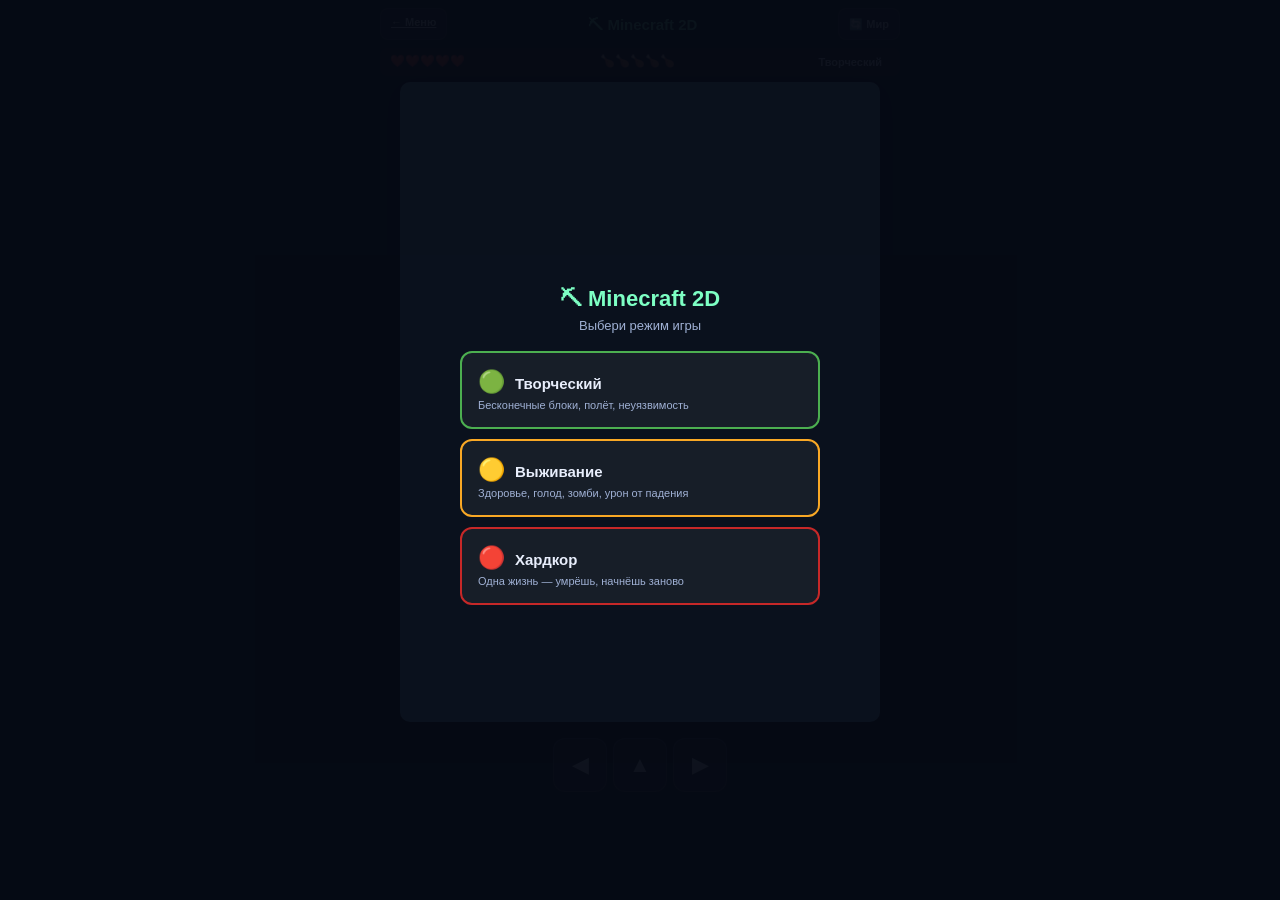
<file: minecraft.html>
<!DOCTYPE html>
<html lang="ru">
<head>
<meta charset="UTF-8">
<meta name="viewport" content="width=device-width,initial-scale=1,maximum-scale=1,user-scalable=no">
<meta name="apple-mobile-web-app-capable" content="yes">
<title>Minecraft 2D</title>
<style>
*{box-sizing:border-box;margin:0;padding:0;-webkit-tap-highlight-color:transparent}
body{
  font-family:-apple-system,Helvetica,Arial,sans-serif;
  background:#0a0e17;color:#e8eefc;
  padding:8px;min-height:100vh;
  -webkit-user-select:none;user-select:none;
  overflow-x:hidden;font-size:14px;
}
#a{max-width:520px;margin:0 auto}
.bar{
  display:-webkit-flex;display:flex;
  -webkit-justify-content:space-between;justify-content:space-between;
  -webkit-align-items:center;align-items:center;
  gap:6px;margin-bottom:8px;
}
.bar h1{font-size:15px;font-weight:800;color:#7dffc4;white-space:nowrap}
.btn{
  background:rgba(255,255,255,.08);
  border:1px solid rgba(255,255,255,.13);
  color:#e8eefc;padding:7px 10px;border-radius:8px;
  font-family:inherit;font-size:11px;font-weight:600;
  min-height:32px;cursor:pointer;
  -webkit-appearance:none;appearance:none;
}
.btn:active{background:rgba(255,255,255,.22)}
.hud{
  display:-webkit-flex;display:flex;
  -webkit-justify-content:space-between;justify-content:space-between;
  gap:6px;margin-bottom:6px;
  font-size:12px;padding:6px 10px;
  background:rgba(255,255,255,.05);
  border-radius:8px;
}
.hud .hp{color:#ff5577}
.hud .food{color:#ffcc44}
.hud .mode-tag{
  font-weight:800;padding:2px 8px;border-radius:6px;font-size:11px;
}
.mode-creative{background:#2e7d32;color:#fff}
.mode-survival{background:#f9a825;color:#000}
.mode-hardcore{background:#c62828;color:#fff}
canvas{
  display:block;margin:0 auto;
  border-radius:10px;touch-action:none;
  background:#87ceeb;
  box-shadow:0 8px 24px rgba(0,0,0,.5);
}
.panel{
  display:-webkit-flex;display:flex;
  gap:4px;margin-top:8px;
  -webkit-flex-wrap:wrap;flex-wrap:wrap;
  -webkit-justify-content:center;justify-content:center;
}
.blk{
  width:40px;height:40px;border-radius:7px;
  border:2px solid rgba(255,255,255,.15);
  cursor:pointer;display:-webkit-flex;display:flex;
  -webkit-align-items:center;align-items:center;
  -webkit-justify-content:center;justify-content:center;
  font-size:18px;padding:0;position:relative;
  -webkit-appearance:none;appearance:none;
}
.blk.active{border-color:#fff;box-shadow:0 0 10px rgba(255,255,255,.5)}
.blk .cnt{
  position:absolute;bottom:1px;right:3px;
  font-size:9px;background:rgba(0,0,0,.7);
  color:#fff;padding:0 3px;border-radius:4px;
}
.controls{
  display:-webkit-flex;display:flex;
  gap:6px;margin-top:8px;
  -webkit-justify-content:center;justify-content:center;
}
.ctrl{
  width:54px;height:54px;border-radius:12px;
  background:rgba(255,255,255,.1);
  border:1px solid rgba(255,255,255,.15);
  color:#e8eefc;font-size:22px;
  cursor:pointer;-webkit-appearance:none;appearance:none;
  -webkit-user-select:none;user-select:none;
}
.ctrl:active{background:rgba(255,255,255,.3)}

/* МЕНЮ ВЫБОРА РЕЖИМА */
.menu{
  position:fixed;top:0;left:0;right:0;bottom:0;
  background:rgba(6,10,20,.96);z-index:100;
  display:-webkit-flex;display:flex;
  -webkit-align-items:center;align-items:center;
  -webkit-justify-content:center;justify-content:center;
  padding:16px;
}
.menu-box{
  max-width:360px;width:100%;text-align:center;
}
.menu-box h2{
  font-size:22px;color:#7dffc4;margin-bottom:6px;
  font-weight:900;
}
.menu-box p{color:#9fb0d4;font-size:13px;margin-bottom:18px}
.menu-btn{
  display:block;width:100%;padding:16px;
  margin-bottom:10px;border-radius:12px;
  border:2px solid rgba(255,255,255,.1);
  background:rgba(255,255,255,.05);
  color:#e8eefc;font-family:inherit;font-size:15px;
  font-weight:700;cursor:pointer;text-align:left;
  -webkit-appearance:none;appearance:none;
}
.menu-btn:active{transform:scale(.97)}
.menu-btn .em{font-size:22px;margin-right:10px}
.menu-btn .sub{display:block;font-size:11px;color:#9fb0d4;
  font-weight:400;margin-top:4px}
.menu-btn.creative{border-color:#4caf50}
.menu-btn.survival{border-color:#f9a825}
.menu-btn.hardcore{border-color:#c62828}

/* СМЕРТЬ */
.death{
  position:fixed;top:0;left:0;right:0;bottom:0;
  background:rgba(80,0,0,.92);z-index:200;
  display:none;-webkit-flex-direction:column;flex-direction:column;
  -webkit-align-items:center;align-items:center;
  -webkit-justify-content:center;justify-content:center;
  padding:20px;text-align:center;
}
.death.on{display:-webkit-flex;display:flex}
.death h2{font-size:28px;color:#ff5577;margin-bottom:10px;font-weight:900}
.death p{color:#ffbbbb;font-size:14px;margin-bottom:20px}
.death .btn{font-size:14px;padding:12px 24px;margin:4px}
</style>
</head>
<body>
<div id="a">

<div class="bar">
  <a class="btn" href="index.html">← Меню</a>
  <h1>⛏ Minecraft 2D</h1>
  <button class="btn" onclick="resetWorld()">🔄 Мир</button>
</div>

<div class="hud">
  <span class="hp" id="hp">❤️❤️❤️❤️❤️</span>
  <span class="food" id="food">🍗🍗🍗🍗🍗</span>
  <span class="mode-tag" id="modeTag">Творческий</span>
</div>

<canvas id="cv"></canvas>

<div class="panel" id="panel"></div>

<div class="controls">
  <button class="ctrl" id="left">◀</button>
  <button class="ctrl" id="up">▲</button>
  <button class="ctrl" id="right">▶</button>
</div>

<!-- МЕНЮ РЕЖИМА -->
<div class="menu" id="menu">
  <div class="menu-box">
    <h2>⛏ Minecraft 2D</h2>
    <p>Выбери режим игры</p>
    <button class="menu-btn creative" onclick="startGame('creative')">
      <span class="em">🟢</span><b>Творческий</b>
      <span class="sub">Бесконечные блоки, полёт, неуязвимость</span>
    </button>
    <button class="menu-btn survival" onclick="startGame('survival')">
      <span class="em">🟡</span><b>Выживание</b>
      <span class="sub">Здоровье, голод, зомби, урон от падения</span>
    </button>
    <button class="menu-btn hardcore" onclick="startGame('hardcore')">
      <span class="em">🔴</span><b>Хардкор</b>
      <span class="sub">Одна жизнь — умрёшь, начнёшь заново</span>
    </button>
  </div>
</div>

<!-- ЭКРАН СМЕРТИ -->
<div class="death" id="death">
  <h2>💀 Ты погиб</h2>
  <p id="deathMsg">Игра окончена</p>
  <button class="btn" onclick="respawn()">🔄 Возродиться</button>
  <button class="btn" onclick="backToMenu()">🏠 В меню</button>
</div>

</div>

<script>
/* ===== НАСТРОЙКИ ===== */
var TILE = 32;
var COLS = 12;
var ROWS = 16;
var GRAVITY = 0.6;
var JUMP = -8;
var SPEED = 3;
var FLY_SPEED = 4;

/* Типы блоков */
var AIR=0, GRASS=1, DIRT=2, STONE=3, WOOD=4, LEAF=5, DIAMOND=6, WATER=7, SAND=8, BRICK=9;

var BLOCKS = {
  0:{color:'#87ceeb',icon:'  ',name:'Воздух'},
  1:{color:'#4caf50',icon:'🌱',name:'Земля'},
  2:{color:'#8b5a2b',icon:'🟫',name:'Грязь'},
  3:{color:'#7a7a7a',icon:'⬛',name:'Камень'},
  4:{color:'#6b4423',icon:'🪵',name:'Дерево'},
  5:{color:'#2e7d32',icon:'🍃',name:'Листва'},
  6:{color:'#4dd0e1',icon:'💎',name:'Алмаз'},
  7:{color:'#2196f3',icon:'💧',name:'Вода'},
  8:{color:'#f4d47c',icon:'🏖',name:'Песок'},
  9:{color:'#b34a3a',icon:'🧱',name:'Кирпич'}
};

/* ===== СОСТОЯНИЕ ===== */
var cv = document.getElementById('cv');
var ctx = cv.getContext('2d');
var W = Math.min(window.innerWidth - 20, 480);
TILE = Math.floor(W / COLS);
cv.width = TILE * COLS;
cv.height = TILE * ROWS;

var world;
var player;
var mobs = [];
var selected = 1;
var keys = {left:false, right:false, up:false, down:false};
var mode = 'creative';
var inventory = {};
var gameOver = false;
var running = false;
var frameCount = 0;
var worldTime = 0; // для дня/ночи

/* ===== ГЕНЕРАЦИЯ МИРА ===== */
function generateWorld(){
  world = [];
  for (var r=0; r<ROWS; r++){
    world.push([]);
    for (var c=0; c<COLS; c++) world[r].push(AIR);
  }
  var groundTop = ROWS - 4;
  for (var c=0; c<COLS; c++){
    var h = groundTop + Math.floor(Math.random()*2) - 1;
    for (var r=0; r<ROWS; r++){
      if (r < h) world[r][c] = AIR;
      else if (r === h) world[r][c] = GRASS;
      else if (r < h+3) world[r][c] = DIRT;
      else world[r][c] = STONE;
    }
    if (Math.random() < 0.3){
      var rr = h + 4 + Math.floor(Math.random()*2);
      if (rr < ROWS) world[rr][c] = DIAMOND;
    }
  }
  // Дерево
  var tx = 2 + Math.floor(Math.random()*3);
  var ty = groundTop - 1;
  for (var r=0; r<ROWS; r++){
    if (world[r][tx] === GRASS){ ty = r; break; }
  }
  for (var i=1; i<=3; i++){
    if (ty-i >= 0) world[ty-i][tx] = WOOD;
  }
  for (var dr=-4; dr<=-3; dr++){
    for (var dc=-1; dc<=1; dc++){
      var rr2 = ty+dr, cc2 = tx+dc;
      if (rr2>=0 && rr2<ROWS && cc2>=0 && cc2<COLS && world[rr2][cc2]===AIR)
        world[rr2][cc2] = LEAF;
    }
  }
  // Игрок
  player = {
    x: (COLS/2) * TILE,
    y: (groundTop - 1) * TILE,
    vx: 0, vy: 0, onGround: false,
    hp: 5, food: 5, maxHp: 5, maxFood: 5,
    fallStart: null, flying: false
  };
  // Мобы (только в выживании и хардкоре)
  mobs = [];
  if (mode !== 'creative'){
    var mobCount = mode === 'hardcore' ? 3 : 2;
    for (var i=0; i<mobCount; i++){
      var mc = (i === 0) ? COLS-2 : 1 + Math.floor(Math.random()*(COLS-2));
      mobs.push({
        x: mc * TILE,
        y: (groundTop - 1) * TILE,
        vx: 0, vy: 0, onGround: false,
        dir: Math.random() < 0.5 ? -1 : 1,
        hp: 2,
        timer: 0
      });
    }
  }
  // Инвентарь
  inventory = {};
  if (mode === 'creative'){
    inventory = {1:999, 2:999, 3:999, 4:999, 5:999, 6:999, 7:999, 8:999, 9:999};
  }
  // HUD
  updateHud();
}

/* ===== HUD ===== */
function updateHud(){
  var hpStr = '';
  for (var i=0; i<player.maxHp; i++){
    hpStr += (i < player.hp) ? '❤️' : '🖤';
  }
  var foodStr = '';
  for (var j=0; j<player.maxFood; j++){
    foodStr += (j < player.food) ? '🍗' : '⬜';
  }
  document.getElementById('hp').textContent = hpStr;
  document.getElementById('food').textContent = foodStr;
  var tag = document.getElementById('modeTag');
  if (mode === 'creative'){ tag.textContent = '🟢 Творческий'; tag.className = 'mode-tag mode-creative'; }
  if (mode === 'survival'){ tag.textContent = '🟡 Выживание'; tag.className = 'mode-tag mode-survival'; }
  if (mode === 'hardcore'){ tag.textContent = '🔴 Хардкор'; tag.className = 'mode-tag mode-hardcore'; }
}

/* ===== ФИЗИКА ===== */
function isSolid(t){ return t !== AIR && t !== WATER; }

function collide(px, py, pw, ph, dx, dy){
  // Проверяем столкновение для AABB
  if (dx > 0){
    var rc = Math.floor((px + pw) / TILE);
    var tr = Math.floor(py / TILE);
    var br = Math.floor((py + ph - 1) / TILE);
    for (var r=tr; r<=br; r++){
      if (rc >= 0 && rc < COLS && r >= 0 && r < ROWS && isSolid(world[r][rc]))
        return true;
    }
  } else if (dx < 0){
    var lc = Math.floor(px / TILE);
    var tr2 = Math.floor(py / TILE);
    var br2 = Math.floor((py + ph - 1) / TILE);
    for (var r2=tr2; r2<=br2; r2++){
      if (lc >= 0 && lc < COLS && r2 >= 0 && r2 < ROWS && isSolid(world[r2][lc]))
        return true;
    }
  }
  if (dy > 0){
    var br3 = Math.floor((py + ph) / TILE);
    var lc3 = Math.floor(px / TILE);
    var rc3 = Math.floor((px + pw - 1) / TILE);
    for (var c3=lc3; c3<=rc3; c3++){
      if (br3 >= 0 && br3 < ROWS && c3 >= 0 && c3 < COLS && isSolid(world[br3][c3]))
        return true;
    }
  } else if (dy < 0){
    var tr3 = Math.floor(py / TILE);
    var lc4 = Math.floor(px / TILE);
    var rc4 = Math.floor((px + pw - 1) / TILE);
    for (var c4=lc4; c4<=rc4; c4++){
      if (tr3 >= 0 && tr3 < ROWS && c4 >= 0 && c4 < COLS && isSolid(world[tr3][c4]))
        return true;
    }
  }
  return false;
}

function updatePlayer(){
  var pw = TILE * 0.6;
  var ph = TILE * 0.9;

  if (mode === 'creative' && player.flying){
    // Полёт
    if (keys.left) player.x -= FLY_SPEED;
    if (keys.right) player.x += FLY_SPEED;
    if (keys.up) player.y -= FLY_SPEED;
    if (keys.down) player.y += FLY_SPEED;
    player.vy = 0;
  } else {
    // Обычная физика
    if (keys.left) player.vx = -SPEED;
    else if (keys.right) player.vx = SPEED;
    else player.vx *= 0.5;

    if (keys.up && player.onGround){
      player.vy = JUMP;
      player.onGround = false;
    }

    player.vy += GRAVITY;
    if (player.vy > 12) player.vy = 12;

    // Движение по X
    var newX = player.x + player.vx;
    if (!collide(newX, player.y, pw, ph, player.vx, 0)){
      player.x = newX;
    } else {
      player.vx = 0;
    }

    // Движение по Y
    var oldY = player.y;
    var newY = player.y + player.vy;
    if (!collide(player.x, newY, pw, ph, 0, player.vy)){
      player.y = newY;
      player.onGround = false;
      // Запоминаем начало падения
      if (player.vy > 0 && player.fallStart === null){
        player.fallStart = oldY;
      }
    } else {
      if (player.vy > 0){
        // Приземление
        if (player.fallStart !== null && mode !== 'creative'){
          var fell = (player.y - player.fallStart) / TILE;
          if (fell > 3){
            var dmg = Math.floor((fell - 3) / 2);
            player.hp -= dmg;
            if (player.hp < 0) player.hp = 0;
            updateHud();
            if (player.hp <= 0) die('Упал с высоты');
          }
        }
        player.fallStart = null;
        player.onGround = true;
      }
      player.vy = 0;
    }
  }

  // Границы
  if (player.x < 0) player.x = 0;
  if (player.x + pw > COLS * TILE) player.x = COLS * TILE - pw;
  if (player.y < 0) player.y = 0;
  if (player.y + ph > ROWS * TILE){
    player.y = ROWS * TILE - ph;
    player.vy = 0;
    player.onGround = true;
  }
}

function updateMobs(){
  var pw = TILE * 0.6;
  var ph = TILE * 0.9;
  for (var i=0; i<mobs.length; i++){
    var m = mobs[i];
    m.timer++;
    // Движение каждые 40 кадров меняет направление
    if (m.timer % 80 === 0 && Math.random() < 0.5){
      m.dir *= -1;
    }
    // Гравитация
    m.vy += GRAVITY;
    if (m.vy > 12) m.vy = 12;

    // X
    var mw = pw, mh = ph;
    var nx = m.x + m.dir * 1.2;
    if (!collide(nx, m.y, mw, mh, m.dir, 0)){
      m.x = nx;
    } else {
      m.dir *= -1;
    }
    // Y
    var ny = m.y + m.vy;
    if (!collide(m.x, ny, mw, mh, 0, m.vy)){
      m.y = ny;
      m.onGround = false;
    } else {
      if (m.vy > 0) m.onGround = true;
      m.vy = 0;
    }
    // Границы
    if (m.x < 0){ m.x = 0; m.dir = 1; }
    if (m.x + mw > COLS*TILE){ m.x = COLS*TILE - mw; m.dir = -1; }

    // Столкновение с игроком — урон
    if (mode !== 'creative'){
      if (Math.abs(m.x - player.x) < pw*0.8 &&
          Math.abs(m.y - player.y) < ph*0.8){
        if (frameCount % 60 === 0){ // раз в секунду
          player.hp -= 1;
          if (player.hp < 0) player.hp = 0;
          updateHud();
          if (player.hp <= 0) die('Зомби убил');
        }
      }
    }
  }
}

function updateTime(){
  worldTime++;
  // Медленное поедание еды (раз в 8 сек)
  if (mode !== 'creative' && worldTime % 480 === 0){
    player.food -= 1;
    if (player.food < 0) player.food = 0;
    if (player.food === 0){
      // Голод — медленный урон
      player.hp -= 1;
      if (player.hp < 0) player.hp = 0;
      if (player.hp <= 0) die('Умер от голода');
    }
    updateHud();
  }
}

function die(reason){
  if (gameOver) return;
  gameOver = true;
  running = false;
  document.getElementById('deathMsg').textContent = reason;
  document.getElementById('death').classList.add('on');
}

/* ===== РИСОВАНИЕ ===== */
function getSkyColor(){
  // День/ночь по worldTime
  var cycle = (worldTime % 2400) / 2400;
  // 0 = день, 0.5 = ночь, 1 = день
  var t = Math.abs(cycle - 0.5) * 2;
  // t=1 день, t=0 ночь
  var dayR = 135, dayG = 206, dayB = 235;
  var nightR = 20, nightG = 30, nightB = 60;
  var r = Math.floor(nightR + (dayR - nightR) * t);
  var g = Math.floor(nightG + (dayG - nightG) * t);
  var b = Math.floor(nightB + (dayB - nightB) * t);
  return 'rgb(' + r + ',' + g + ',' + b + ')';
}

function drawBlock(r, c){
  var t = world[r][c];
  if (t === AIR) return;
  var x = c * TILE, y = r * TILE;
  var color = BLOCKS[t].color;
  ctx.fillStyle = color;
  ctx.fillRect(x, y, TILE, TILE);
  ctx.fillStyle = 'rgba(0,0,0,.15)';
  if (t === GRASS){
    ctx.fillStyle = '#2e7d32';
    ctx.fillRect(x, y, TILE, 4);
  } else if (t === STONE || t === DIRT || t === SAND){
    ctx.fillRect(x+4, y+4, 3, 3);
    ctx.fillRect(x+TILE-8, y+6, 3, 3);
    ctx.fillRect(x+8, y+TILE-8, 3, 3);
  } else if (t === WOOD){
    ctx.fillStyle = 'rgba(0,0,0,.25)';
    ctx.fillRect(x+TILE/2-1, y, 2, TILE);
  } else if (t === LEAF){
    ctx.fillStyle = 'rgba(255,255,255,.1)';
    ctx.fillRect(x+5, y+5, 4, 4);
    ctx.fillRect(x+TILE-10, y+8, 4, 4);
  } else if (t === DIAMOND){
    ctx.fillStyle = '#e0ffff';
    ctx.beginPath();
    ctx.arc(x+TILE/2, y+TILE/2, TILE*0.25, 0, Math.PI*2);
    ctx.fill();
  } else if (t === WATER){
    ctx.fillStyle = 'rgba(255,255,255,.15)';
    ctx.fillRect(x, y+4, TILE, 2);
    ctx.fillRect(x, y+TILE-6, TILE, 2);
  } else if (t === BRICK){
    ctx.fillStyle = 'rgba(0,0,0,.2)';
    ctx.fillRect(x, y+TILE/2-1, TILE, 2);
    ctx.fillRect(x+TILE/2-1, y, 2, TILE/2);
    ctx.fillRect(x+TILE/4, y+TILE/2, 2, TILE/2);
    ctx.fillRect(x+TILE*3/4, y+TILE/2, 2, TILE/2);
  }
  ctx.strokeStyle = 'rgba(0,0,0,.2)';
  ctx.lineWidth = 1;
  ctx.strokeRect(x+0.5, y+0.5, TILE-1, TILE-1);
}

function drawPlayer(){
  var pw = TILE * 0.6;
  var ph = TILE * 0.9;
  var x = player.x, y = player.y;
  ctx.fillStyle = '#2c3e50';
  ctx.fillRect(x, y, pw, ph);
  ctx.fillStyle = '#f4c69a';
  ctx.fillRect(x + pw*0.15, y + ph*0.05, pw*0.7, ph*0.3);
  ctx.fillStyle = '#000';
  ctx.fillRect(x + pw*0.3, y + ph*0.15, 2, 2);
  ctx.fillRect(x + pw*0.6, y + ph*0.15, 2, 2);
}

function drawMob(m){
  var pw = TILE * 0.6;
  var ph = TILE * 0.9;
  var x = m.x, y = m.y;
  ctx.fillStyle = '#4a7a3a';
  ctx.fillRect(x, y, pw, ph);
  ctx.fillStyle = '#2d5a1f';
  ctx.fillRect(x + pw*0.1, y + ph*0.05, pw*0.8, ph*0.25);
  // Глаза
  ctx.fillStyle = '#f00';
  ctx.fillRect(x + pw*0.25, y + ph*0.12, 2, 2);
  ctx.fillRect(x + pw*0.6, y + ph*0.12, 2, 2);
}

function draw(){
  ctx.fillStyle = getSkyColor();
  ctx.fillRect(0, 0, cv.width, cv.height);
  // Солнце
  var sunX = cv.width - 40;
  var sunY = 30 + Math.sin(worldTime / 400) * 20;
  ctx.fillStyle = '#fff8b0';
  ctx.beginPath();
  ctx.arc(sunX, sunY, 12, 0, Math.PI*2);
  ctx.fill();
  // Блоки
  for (var r=0; r<ROWS; r++){
    for (var c=0; c<COLS; c++){
      if (world[r][c] !== AIR) drawBlock(r, c);
    }
  }
  // Мобы
  for (var i=0; i<mobs.length; i++) drawMob(mobs[i]);
  // Игрок
  drawPlayer();
}

/* ===== ЦИКЛ ===== */
function loop(){
  if (!running) return;
  frameCount++;
  updatePlayer();
  updateMobs();
  updateTime();
  draw();
  requestAnimationFrame(loop);
}

/* ===== УПРАВЛЕНИЕ ===== */
function bindHold(el, key){
  var start = function(e){ e.preventDefault(); keys[key] = true; };
  var stop = function(e){ keys[key] = false; };
  el.addEventListener('touchstart', start, {passive:false});
  el.addEventListener('touchend', stop, {passive:false});
  el.addEventListener('touchcancel', stop, {passive:false});
  el.addEventListener('mousedown', start);
  el.addEventListener('mouseup', stop);
  el.addEventListener('mouseleave', stop);
}
bindHold(document.getElementById('left'), 'left');
bindHold(document.getElementById('right'), 'right');
bindHold(document.getElementById('up'), 'up');

document.addEventListener('keydown', function(e){
  var k = e.key.toLowerCase();
  if (k === 'arrowleft' || k === 'a'){ e.preventDefault(); keys.left = true; }
  if (k === 'arrowright' || k === 'd'){ e.preventDefault(); keys.right = true; }
  if (k === 'arrowup' || k === 'w' || k === ' '){ e.preventDefault(); keys.up = true; }
  if (k === 'arrowdown' || k === 's'){ e.preventDefault(); keys.down = true; }
  if (k === 'f' && mode === 'creative'){
    player.flying = !player.flying;
    if (player.flying) player.vy = 0;
  }
});
document.addEventListener('keyup', function(e){
  var k = e.key.toLowerCase();
  if (k === 'arrowleft' || k === 'a') keys.left = false;
  if (k === 'arrowright' || k === 'd') keys.right = false;
  if (k === 'arrowup' || k === 'w' || k === ' ') keys.up = false;
  if (k === 'arrowdown' || k === 's') keys.down = false;
});

/* ===== КОПАТЬ / СТАВИТЬ ===== */
cv.addEventListener('click', function(e){ handleTap(e.clientX, e.clientY); });
cv.addEventListener('touchend', function(e){
  e.preventDefault();
  var t = e.changedTouches[0];
  handleTap(t.clientX, t.clientY);
}, {passive:false});

function handleTap(clientX, clientY){
  if (gameOver) return;
  var r = cv.getBoundingClientRect();
  var x = clientX - r.left;
  var y = clientY - r.top;
  var c = Math.floor(x / TILE);
  var row = Math.floor(y / TILE);
  if (c < 0 || c >= COLS || row < 0 || row >= ROWS) return;
  var blockX = c * TILE;
  var blockY = row * TILE;
  var pw = TILE * 0.6;
  var ph = TILE * 0.9;
  var dist = Math.abs(blockX - player.x) + Math.abs(blockY - player.y);
  var nearby = dist < TILE * 2.5;
  if (!nearby) return;

  if (world[row][c] !== AIR){
    // КОПАТЬ
    var t = world[row][c];
    if (mode === 'creative' || inventory[t] !== undefined){
      world[row][c] = AIR;
      if (mode !== 'creative'){
        inventory[t] = (inventory[t] || 0) + 1;
        renderPanel();
      }
    } else {
      world[row][c] = AIR;
      if (mode !== 'creative'){
        inventory[t] = (inventory[t] || 0) + 1;
        renderPanel();
      }
    }
  } else {
    // СТАВИТЬ
    if (mode === 'creative'){
      if (selected !== AIR){
        var overlapX = (blockX + TILE > player.x) && (blockX < player.x + pw);
        var overlapY = (blockY + TILE > player.y) && (blockY < player.y + ph);
        if (!(overlapX && overlapY)) world[row][c] = selected;
      }
    } else {
      if (selected !== AIR && inventory[selected] > 0){
        var overlapX2 = (blockX + TILE > player.x) && (blockX < player.x + pw);
        var overlapY2 = (blockY + TILE > player.y) && (blockY < player.y + ph);
        if (!(overlapX2 && overlapY2)){
          world[row][c] = selected;
          inventory[selected]--;
          if (inventory[selected] <= 0) delete inventory[selected];
          renderPanel();
        }
      }
    }
  }
}

/* ===== ПАНЕЛЬ ===== */
function renderPanel(){
  var el = document.getElementById('panel');
  el.innerHTML = '';
  var order = [1,2,3,4,5,6,7,8,9];
  order.forEach(function(type){
    var count = inventory[type] || 0;
    if (mode !== 'creative' && count === 0) return;
    var b = document.createElement('button');
    b.className = 'blk' + (type === selected ? ' active' : '');
    b.style.background = BLOCKS[type].color;
    b.textContent = BLOCKS[type].icon;
    if (mode !== 'creative'){
      var cnt = document.createElement('span');
      cnt.className = 'cnt';
      cnt.textContent = count;
      b.appendChild(cnt);
    }
    b.onclick = function(){
      selected = type;
      renderPanel();
    };
    el.appendChild(b);
  });
}

/* ===== СТАРТ / РЕСПАВН ===== */
function startGame(m){
  mode = m;
  document.getElementById('menu').classList.remove('on');
  document.getElementById('menu').style.display = 'none';
  resetWorld();
  gameOver = false;
  running = true;
  loop();
}
function resetWorld(){
  generateWorld();
  renderPanel();
  gameOver = false;
  running = true;
  loop();
}
function respawn(){
  if (mode === 'hardcore'){
    // Хардкор — начинаем полностью заново
    startGame('hardcore');
    return;
  }
  document.getElementById('death').classList.remove('on');
  player.hp = player.maxHp;
  player.food = player.maxFood;
  player.x = (COLS/2) * TILE;
  player.y = (ROWS - 6) * TILE;
  player.vx = 0; player.vy = 0;
  updateHud();
  gameOver = false;
  running = true;
  loop();
}
function backToMenu(){
  document.getElementById('death').classList.remove('on');
  document.getElementById('menu').style.display = 'flex';
  document.getElementById('menu').classList.add('on');
  running = false;
}

/* СТАРТ — показать меню */
document.getElementById('menu').classList.add('on');
</script>
</body>
</html>
</file>
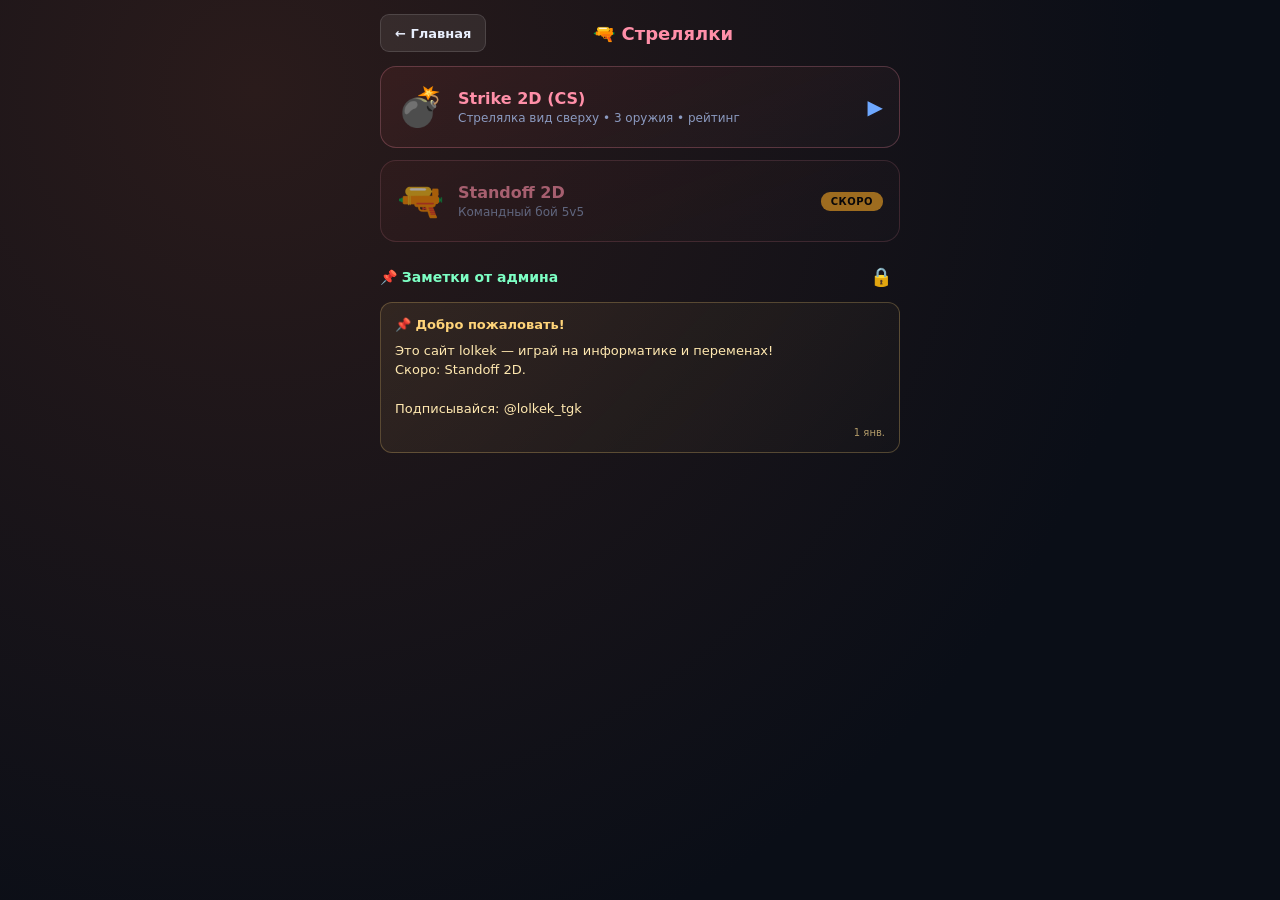
<file: shooters.html>
<!DOCTYPE html>
<html lang="ru">
<head>
<meta charset="UTF-8">
<meta name="viewport" content="width=device-width,initial-scale=1">
<meta name="theme-color" content="#0a0e17">
<title>Стрелялки — Сайт lolkek</title>
<link rel="stylesheet" href="notes.css">
<style>
*{box-sizing:border-box;margin:0;padding:0}
body{font-family:-apple-system,system-ui,'Segoe UI',Roboto,sans-serif;background:radial-gradient(circle at 20% 10%,#2a1b1b,#0a0e17 70%);background-attachment:fixed;color:#e8eefc;padding:14px 12px 40px;min-height:100vh;font-size:14px;overflow-x:hidden}
#a{max-width:520px;margin:0 auto}
.topbar{display:flex;justify-content:space-between;align-items:center;gap:8px;margin-bottom:14px}
.topbar h1{font-size:18px;font-weight:800;color:#ff8fa8}
.btn{background:rgba(255,255,255,.08);border:1px solid rgba(255,255,255,.13);color:#e8eefc;padding:9px 14px;border-radius:9px;font-family:inherit;font-size:13px;font-weight:600;min-height:38px;cursor:pointer;text-decoration:none;display:inline-flex;align-items:center;justify-content:center;transition:.15s}
.btn:hover{background:rgba(255,255,255,.16)}
.menu{display:grid;grid-template-columns:1fr;gap:12px;margin-bottom:20px}
.card{display:flex;align-items:center;gap:14px;padding:18px 16px;border:1px solid rgba(255,143,168,.25);border-radius:16px;background:linear-gradient(160deg,rgba(255,80,80,.08),rgba(255,255,255,.02));color:#e8eefc;font-family:inherit;text-decoration:none;cursor:pointer;transition:.15s}
.card:hover{transform:translateY(-2px);border-color:#ff8fa8;box-shadow:0 10px 24px rgba(255,80,80,.2)}
.card:active{transform:scale(.97)}
.card .ico{font-size:38px;flex-shrink:0}
.card .txt{flex:1;text-align:left}
.card .name{font-size:16px;font-weight:800;display:block;color:#ff8fa8}
.card .desc{font-size:12px;color:#8b9ac0;display:block;margin-top:3px}
.card .arrow{color:#6ea8ff;font-size:20px;flex-shrink:0}
.card.soon{opacity:.6;cursor:default}
.card.soon:hover{transform:none;border-color:rgba(255,143,168,.25);box-shadow:none}
.badge{background:#f9a825;color:#000;font-size:10px;font-weight:900;padding:4px 10px;border-radius:9px;letter-spacing:.5px}
</style>
</head>
<body>
<div id="a">

<div class="topbar">
  <a class="btn" href="index.html">← Главная</a>
  <h1>🔫 Стрелялки</h1>
  <span style="width:60px"></span>
</div>

<div class="menu">
  <a class="card" href="cs2d.html">
    <span class="ico">💣</span>
    <span class="txt">
      <span class="name">Strike 2D (CS)</span>
      <span class="desc">Стрелялка вид сверху • 3 оружия • рейтинг</span>
    </span>
    <span class="arrow">▶</span>
  </a>
  <div class="card soon">
    <span class="ico">🔫</span>
    <span class="txt">
      <span class="name">Standoff 2D</span>
      <span class="desc">Командный бой 5v5</span>
    </span>
    <span class="badge">СКОРО</span>
  </div>
</div>

<div class="notes-section">
  <div class="notes-header">
    <h2>📌 Заметки от админа</h2>
    <button class="notes-lock" id="notesLock">🔒</button>
  </div>
  <div id="notesList"></div>
</div>

</div>

<div class="notes-modal" id="notesModal">
  <div class="notes-modal-box">
    <h3>🔐 Заметки админа</h3>
    <div id="notesPwdArea">
      <input type="password" id="notesPwd" placeholder="Пароль" autocomplete="off">
      <button class="notes-btn" id="notesLoginBtn" style="width:100%">Войти</button>
    </div>
    <div id="notesAdminArea" style="display:none">
      <label class="notes-label">Заголовок</label>
      <input type="text" id="noteTitleInput" placeholder="Например: Новость">
      <label class="notes-label">Текст заметки</label>
      <textarea id="noteTextInput" placeholder="Текст..."></textarea>
      <div class="notes-modal-btns"><button class="notes-btn" id="notesAddBtn" style="width:100%">➕ Добавить</button></div>
    </div>
    <div class="notes-msg" id="notesMsg"></div>
    <div class="notes-modal-btns"><button class="notes-btn" id="notesCloseBtn" style="width:100%">Закрыть</button></div>
  </div>
</div>

<script src="notes.js"></script>
</body>
</html>
</file>
<file: notes.css>
.notes-section{margin:12px 0 16px}
.notes-header{display:flex;justify-content:space-between;align-items:center;margin-bottom:10px}
.notes-header h2{font-size:14px;font-weight:800;color:#7dffc4}
.notes-lock{background:none;border:none;color:#ffd479;font-size:18px;padding:4px 8px;cursor:pointer}
.notes-empty{text-align:center;color:#5d6a86;font-size:13px;padding:16px 10px;background:rgba(255,255,255,.03);border:1px dashed rgba(255,255,255,.1);border-radius:12px}
.note-card{background:linear-gradient(135deg,rgba(255,212,121,.08),rgba(255,212,121,.02));border:1px solid rgba(255,212,121,.25);border-radius:12px;padding:12px 14px;margin-bottom:10px;color:#ffe8b0;font-size:13px;line-height:1.5}
.note-head{display:flex;justify-content:space-between;align-items:flex-start;gap:8px;margin-bottom:6px}
.note-title{font-weight:800;color:#ffd479;font-size:13px;word-break:break-word}
.note-del{background:rgba(255,80,80,.15);border:1px solid rgba(255,80,80,.3);color:#ff8080;border-radius:6px;font-size:12px;padding:2px 6px;cursor:pointer;flex-shrink:0}
.note-text{white-space:pre-wrap;word-wrap:break-word}
.note-date{margin-top:6px;font-size:10px;color:#b39c6a;text-align:right}
.notes-modal{display:none;position:fixed;inset:0;background:rgba(0,0,0,.85);z-index:1000;align-items:center;justify-content:center;padding:16px}
.notes-modal.on{display:flex}
.notes-modal-box{background:#141d33;border:1px solid rgba(255,255,255,.15);border-radius:14px;padding:16px;width:100%;max-width:420px;max-height:90vh;overflow-y:auto}
.notes-modal-box h3{font-size:16px;margin-bottom:10px;color:#7dffc4}
.notes-modal-box input,.notes-modal-box textarea{width:100%;padding:10px;margin-bottom:8px;background:#0a0e17;color:#e8eefc;border:1px solid rgba(255,255,255,.15);border-radius:9px;font-family:inherit;font-size:13px}
.notes-modal-box textarea{min-height:100px;line-height:1.5;resize:vertical}
.notes-modal-btns{display:flex;gap:6px;margin-top:8px;flex-wrap:wrap}
.notes-btn{flex:1;min-width:100px;background:rgba(255,255,255,.08);border:1px solid rgba(255,255,255,.13);color:#e8eefc;padding:10px 12px;border-radius:9px;font-family:inherit;font-size:12px;font-weight:600;min-height:38px;cursor:pointer}
.notes-btn:active{background:rgba(255,255,255,.22)}
.notes-msg{font-size:11px;color:#8b9ac0;margin-top:8px;line-height:1.5;min-height:16px}
.notes-label{display:block;font-size:11px;color:#9fb0d4;margin-bottom:4px;margin-top:4px}
</file>
